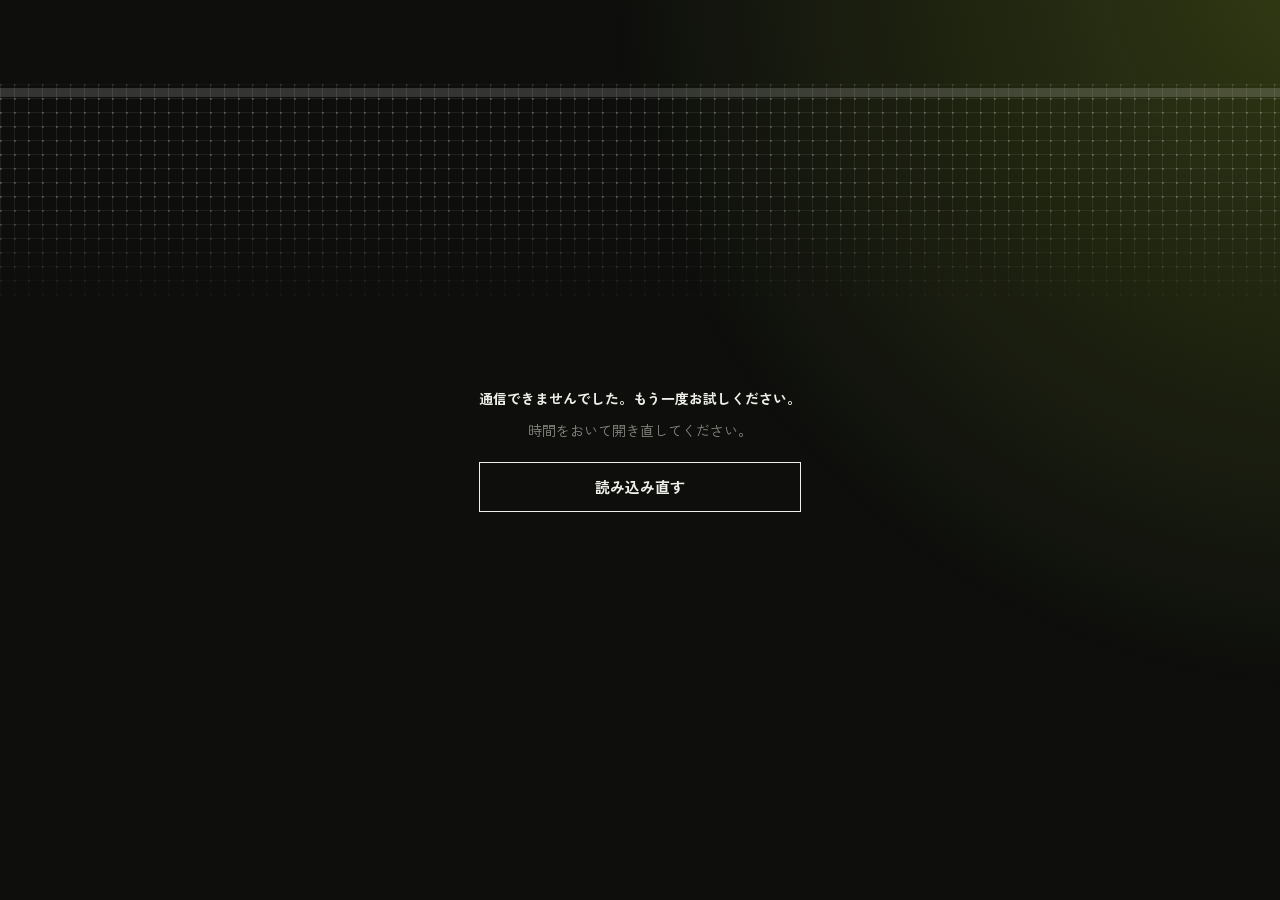
<file: docs/index.html>
<!DOCTYPE html>
<html lang="ja">
<head>
<meta charset="utf-8">
<meta name="viewport" content="width=device-width, initial-scale=1, viewport-fit=cover">
<title>Attendance.</title>
<link rel="icon" href="assets/favicon.png">
<link rel="apple-touch-icon" href="assets/apple-touch-icon.png">
<link rel="manifest" href="manifest.webmanifest">
<meta name="theme-color" content="#000000">
<link rel="preconnect" href="https://fonts.googleapis.com">
<link rel="stylesheet" href="https://fonts.googleapis.com/css2?family=Geist:wght@400;500;600;700&family=Geist+Mono:wght@400;500;600&family=Zen+Kaku+Gothic+New:wght@400;500;700;900&display=swap">
<link rel="stylesheet" href="assets/style.css">
</head>
<body>
<div class="bg-glow"></div>
<div class="bg-net"></div>
<div id="busy" class="busy" hidden></div>
<div id="app" class="app">
  <div class="splash">読み込み中…</div>
</div>
<div id="overlay"></div>
<div id="toast"></div>
<script src="config.js"></script>
<script src="assets/app.js"></script>
<script>if('serviceWorker' in navigator){window.addEventListener('load',function(){navigator.serviceWorker.register('sw.js').catch(function(){});});}</script>
</body>
</html>
</file>
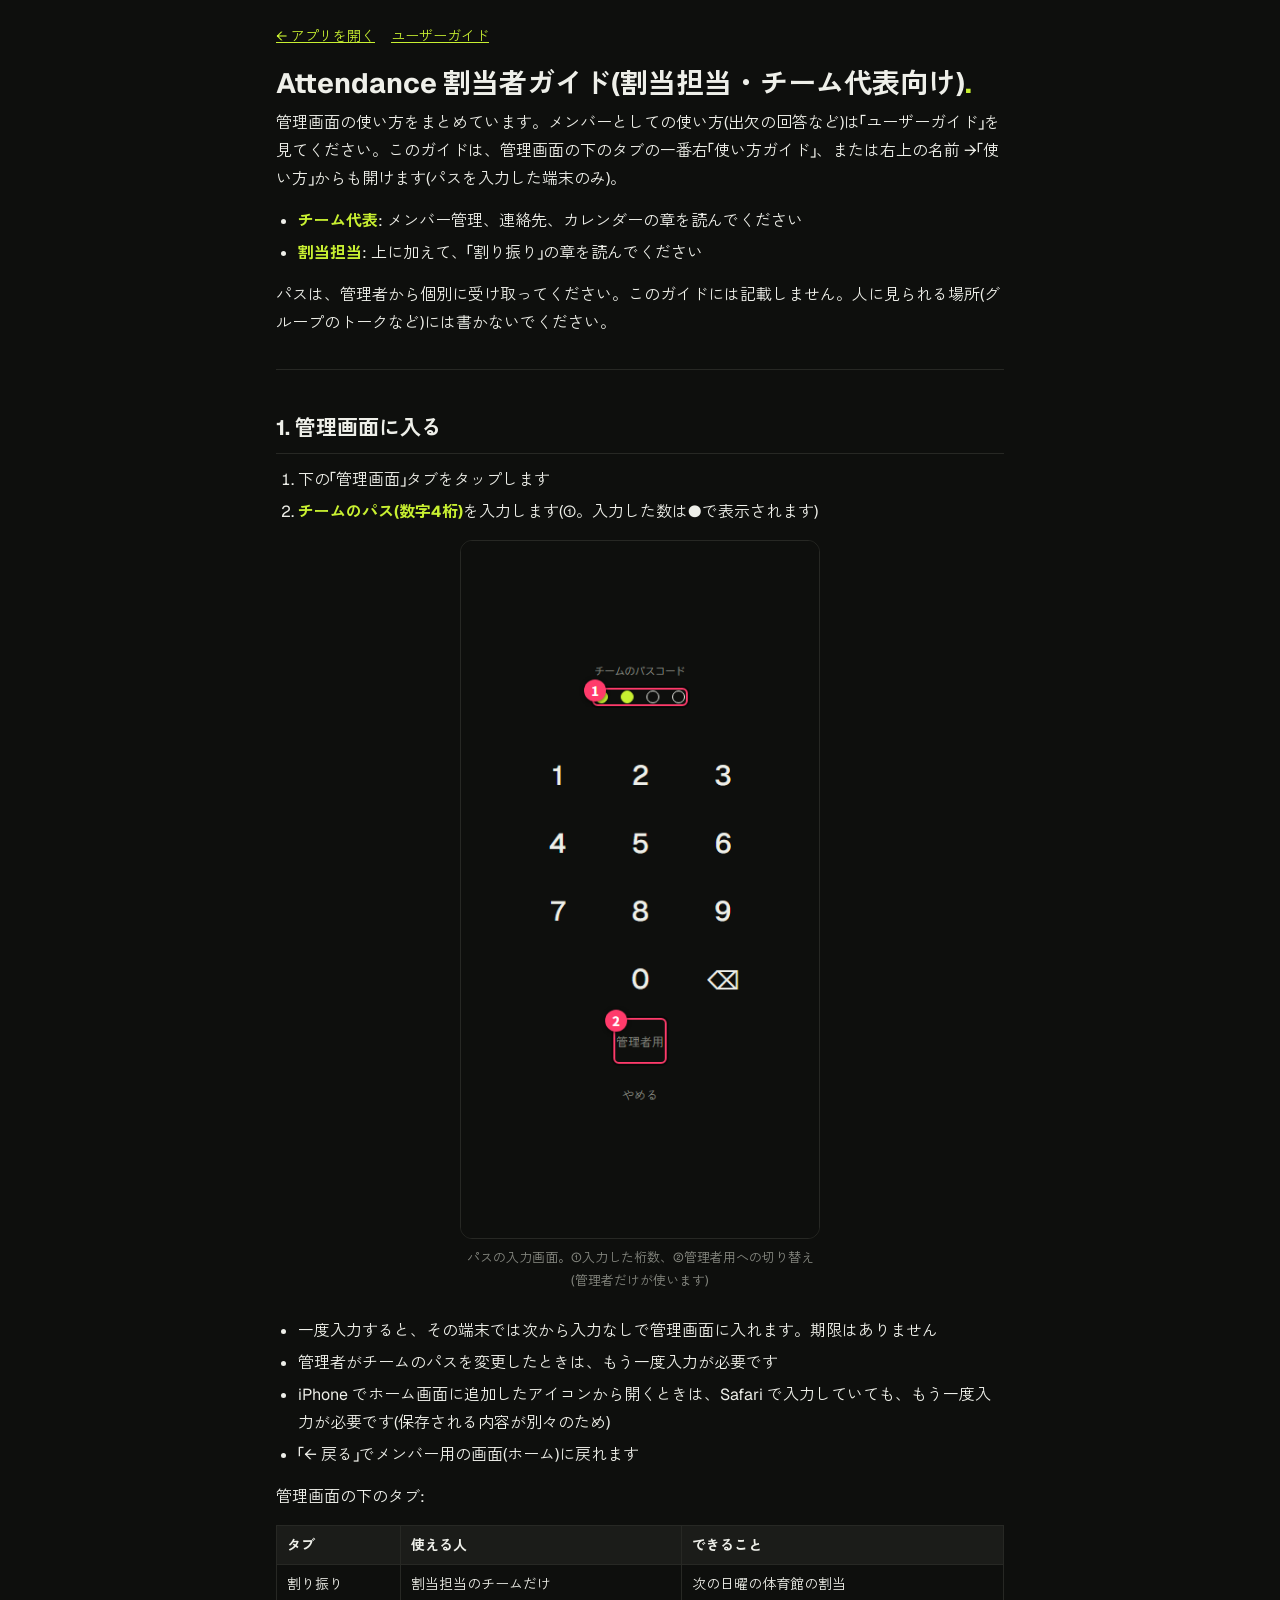
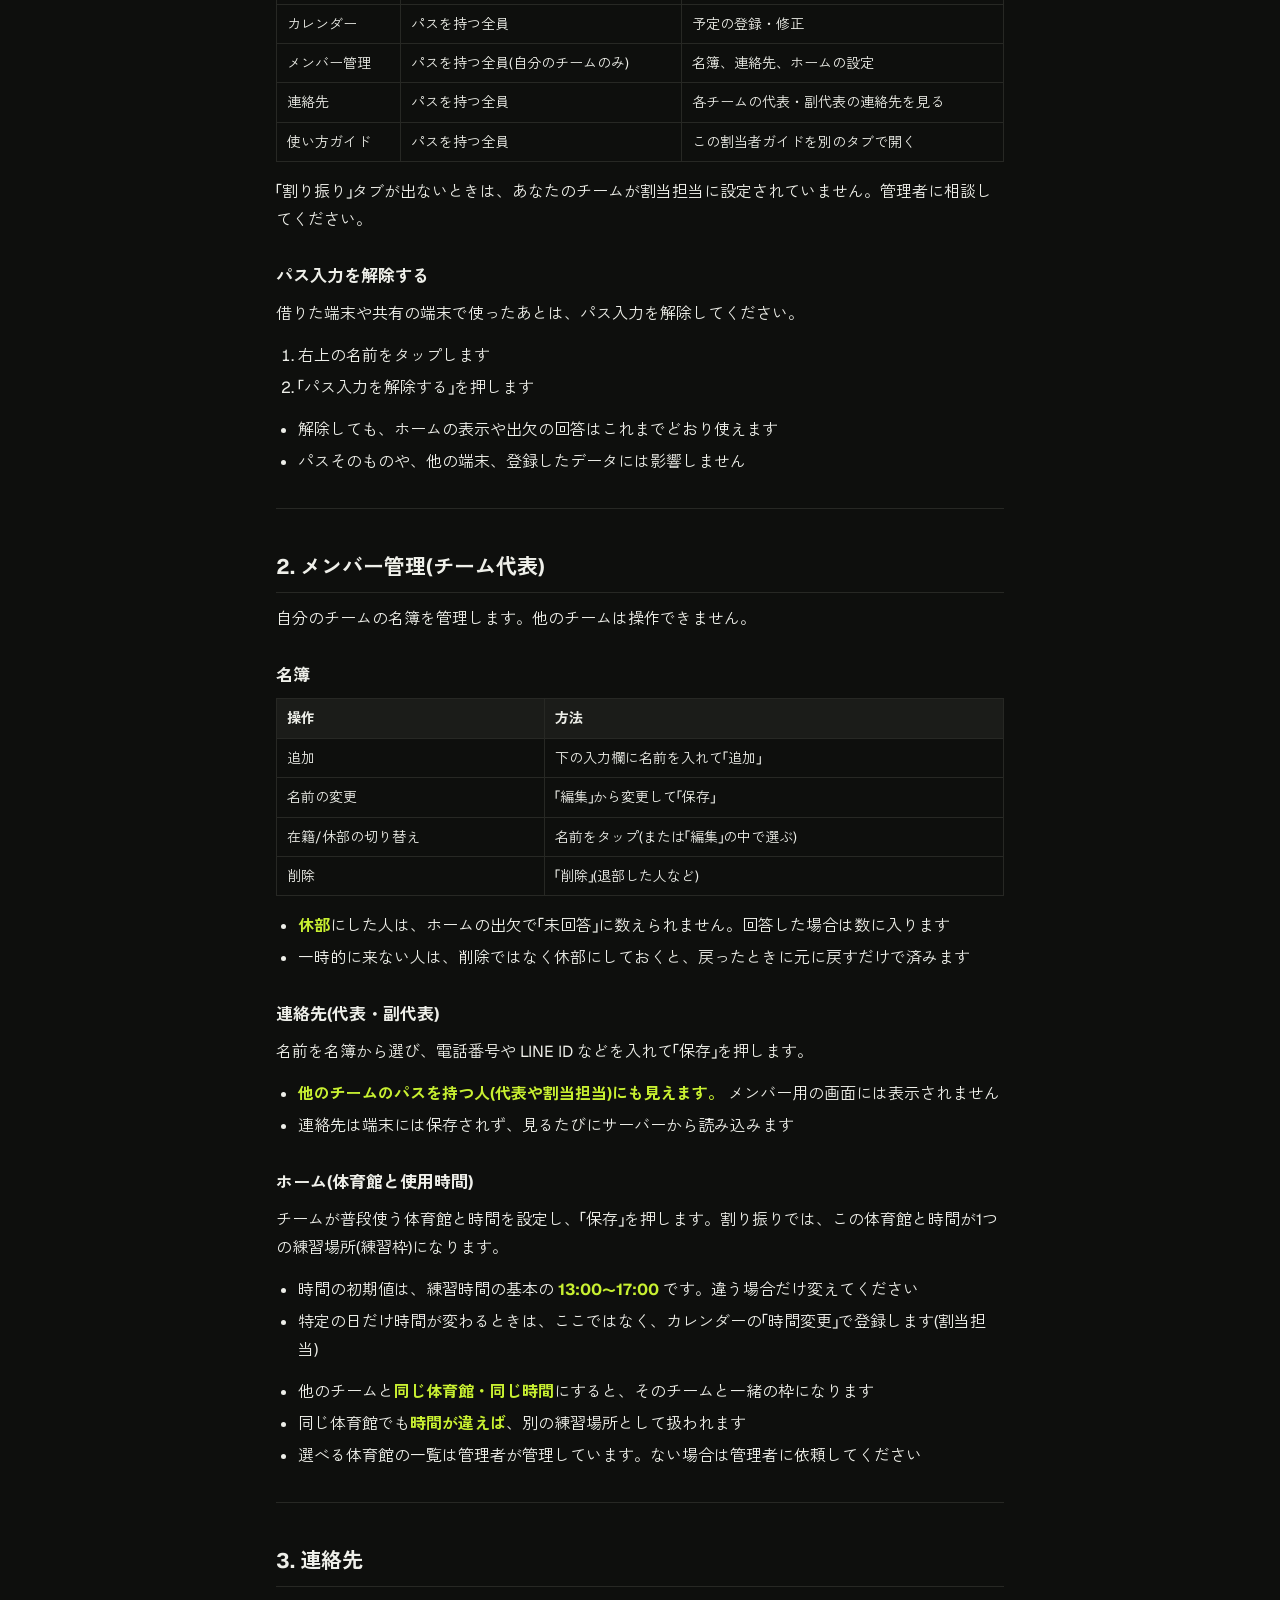
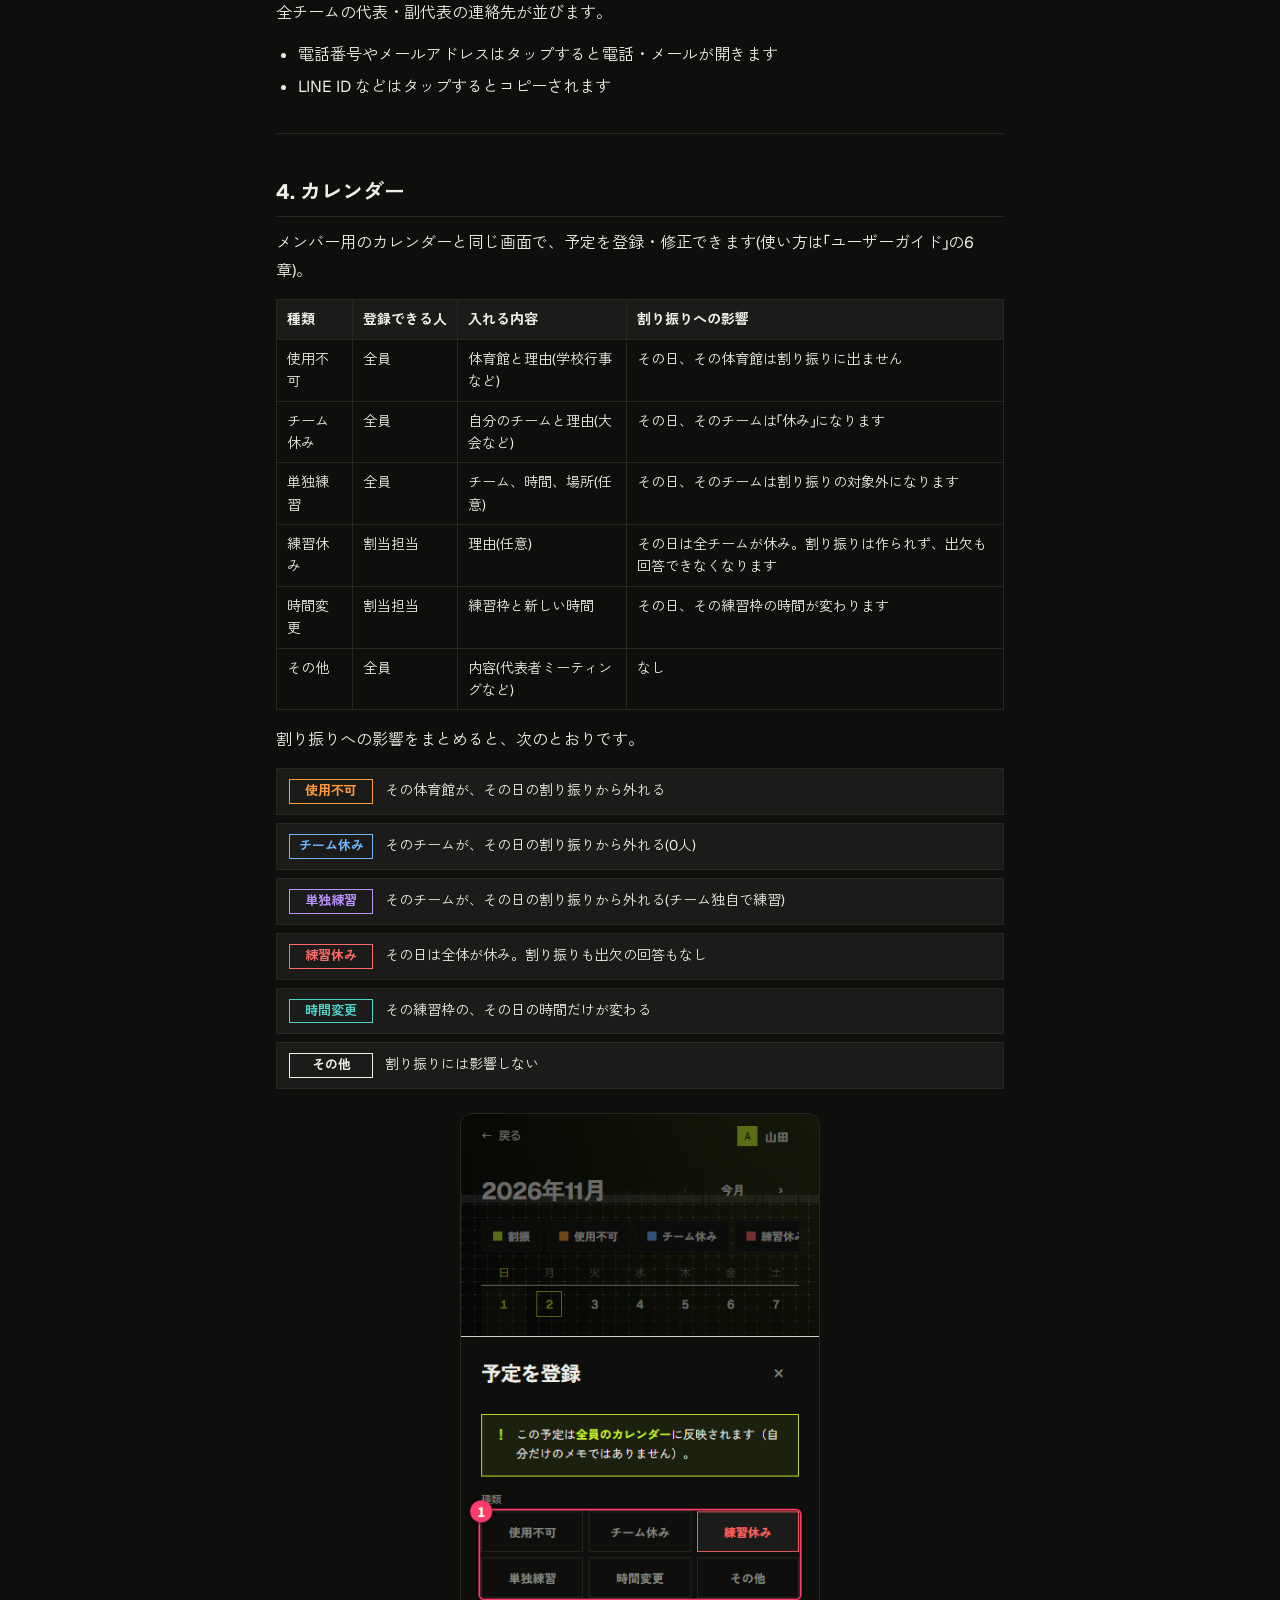
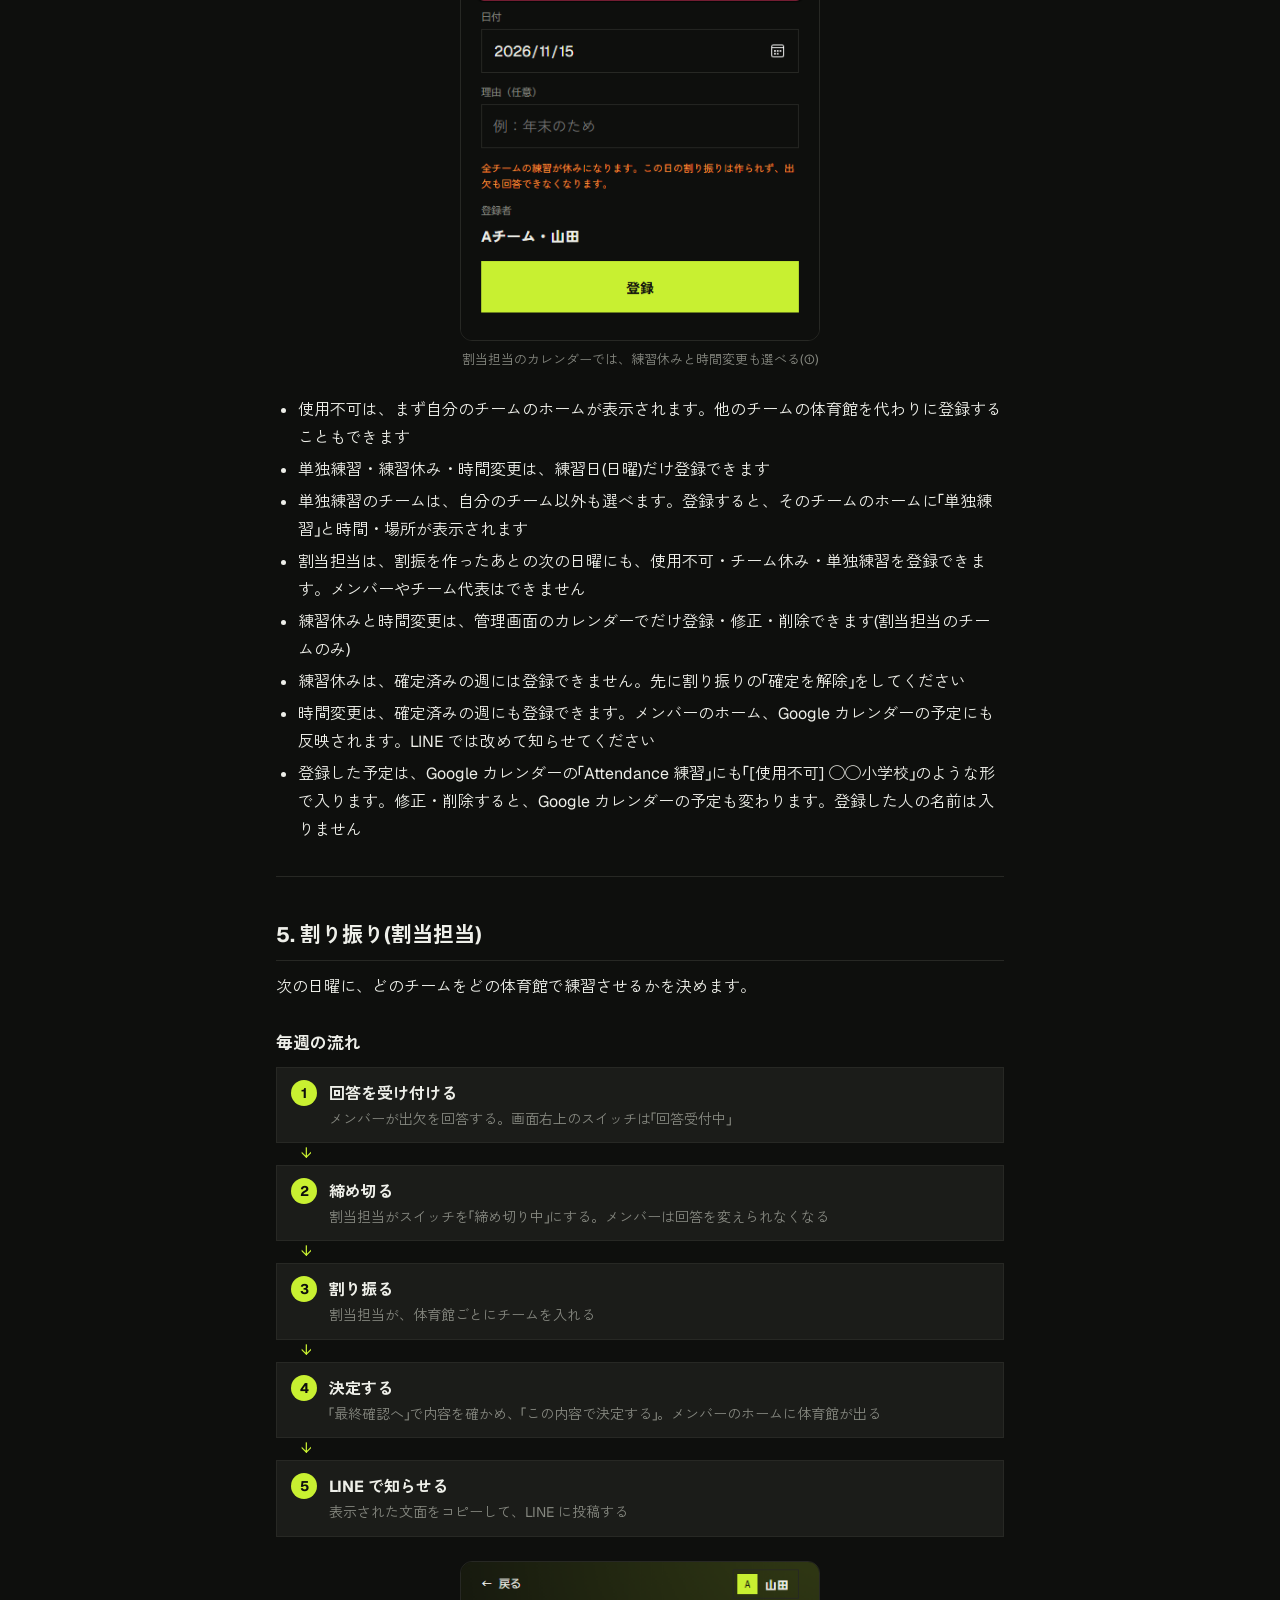
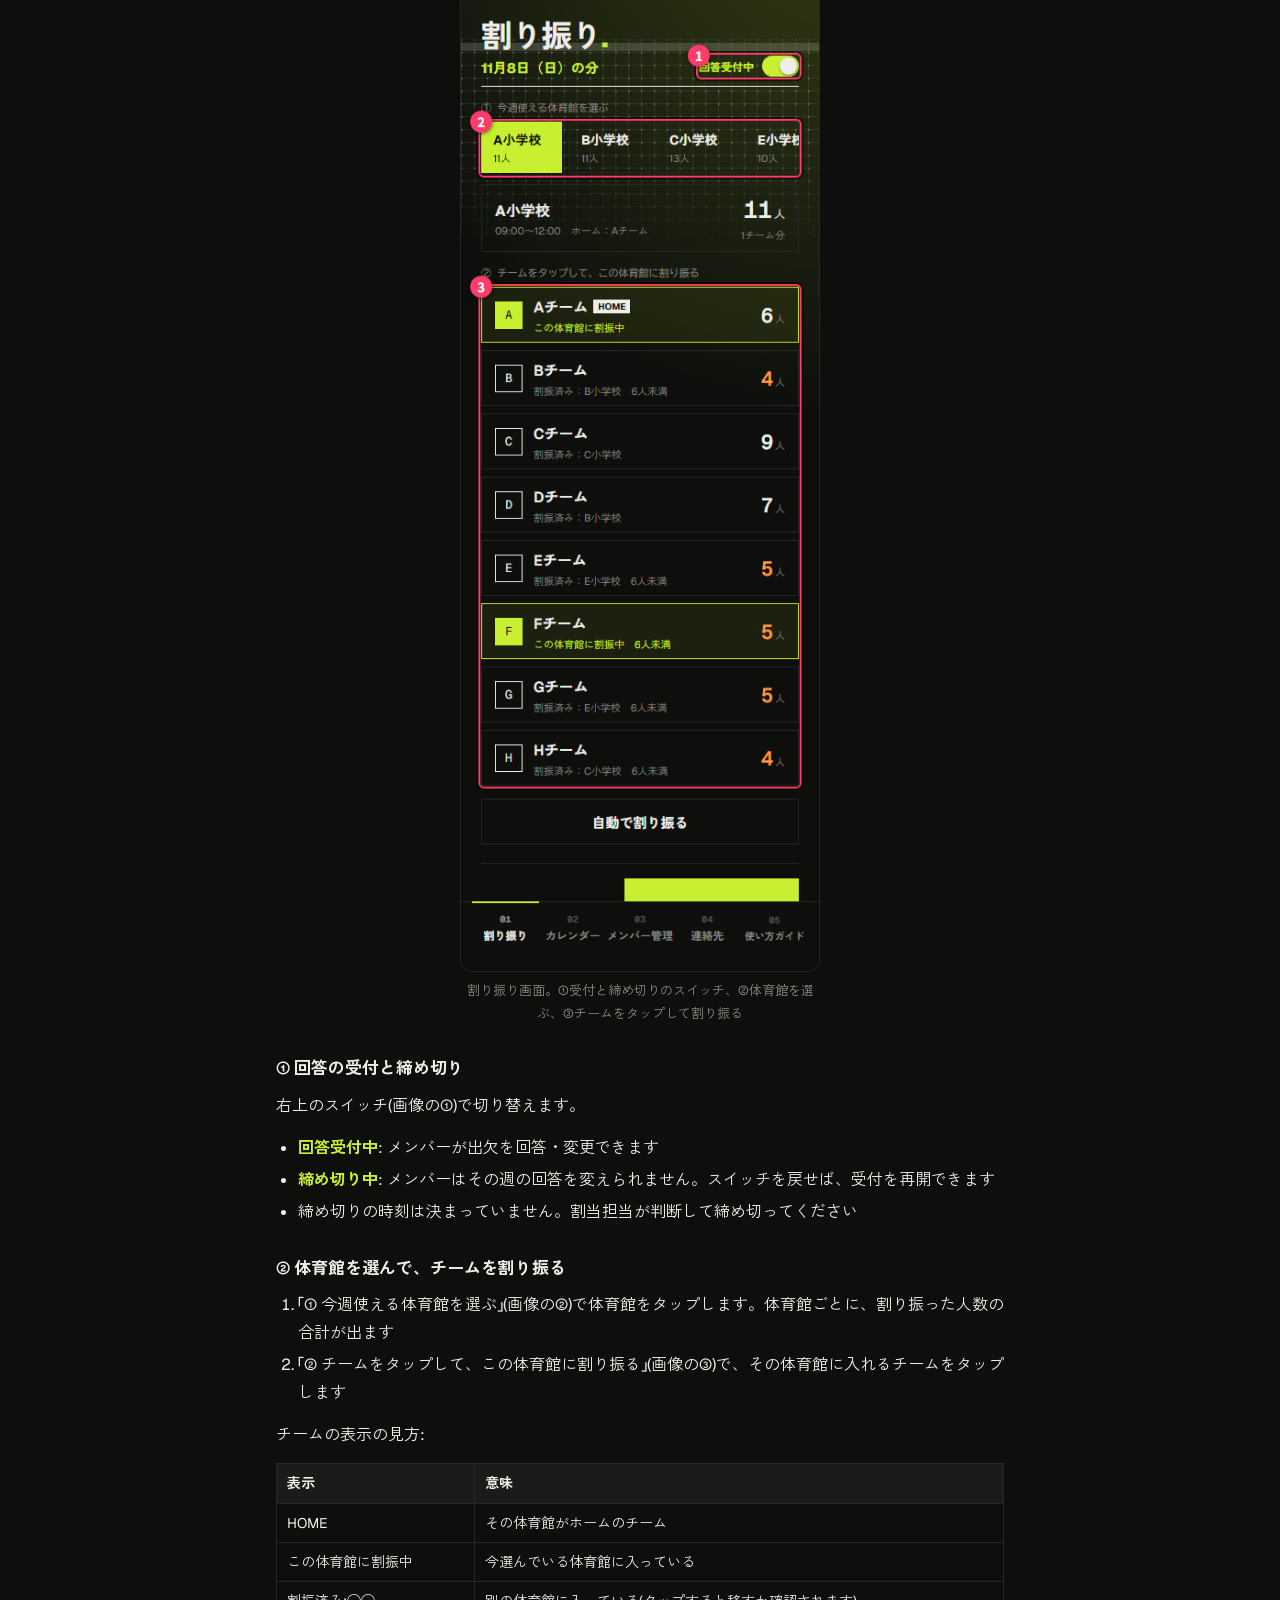
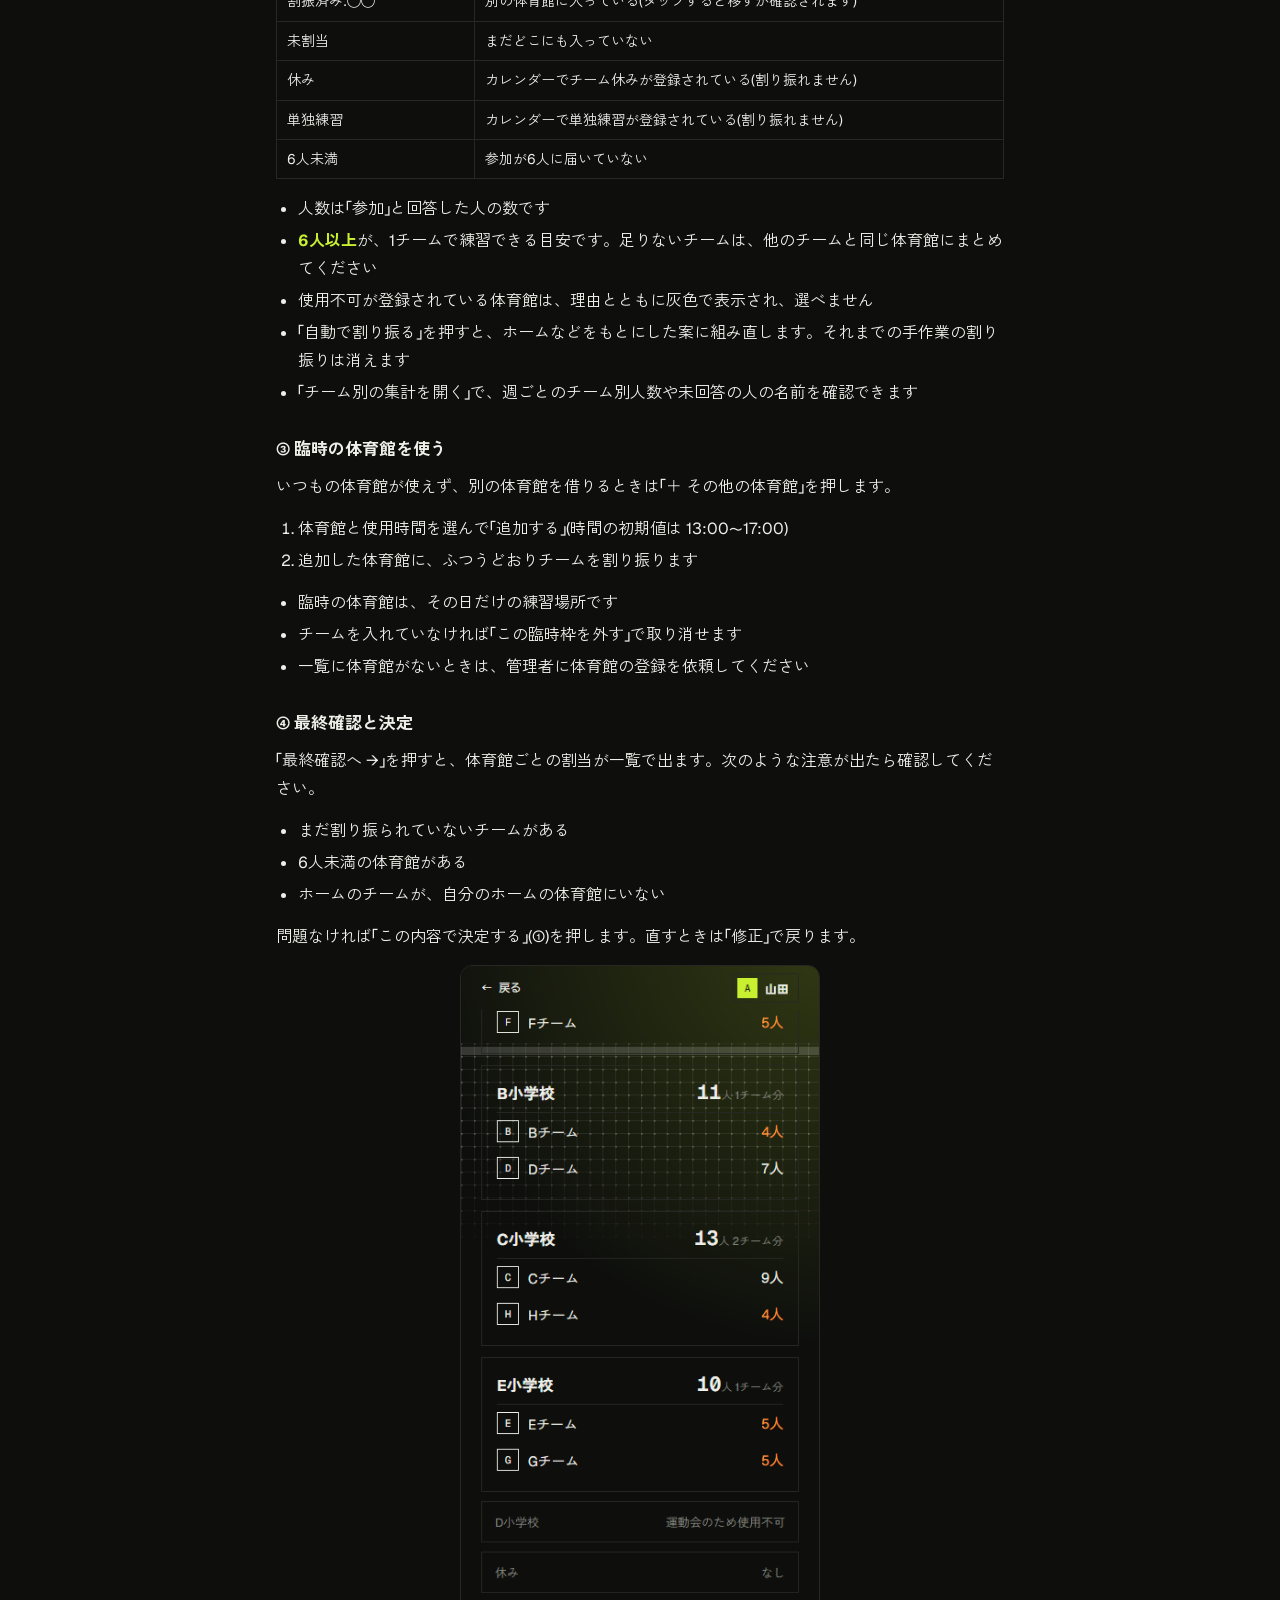
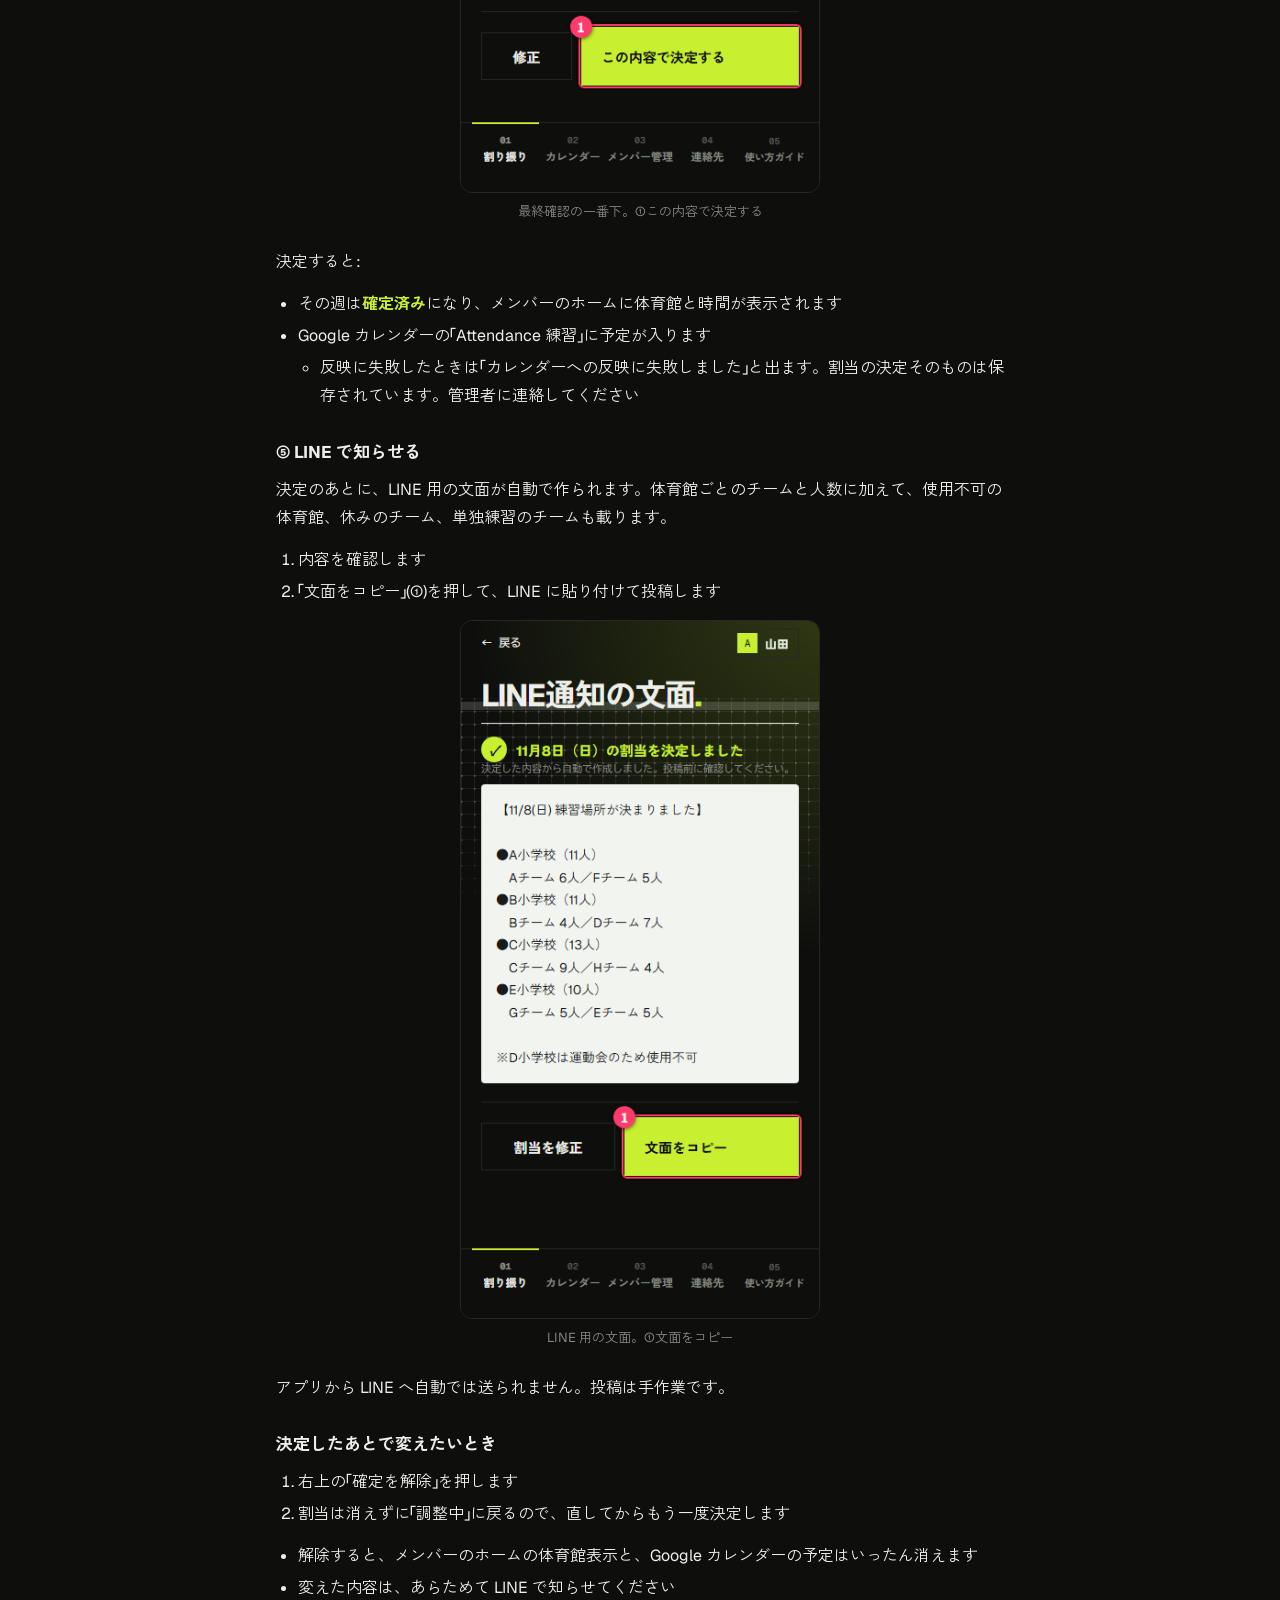
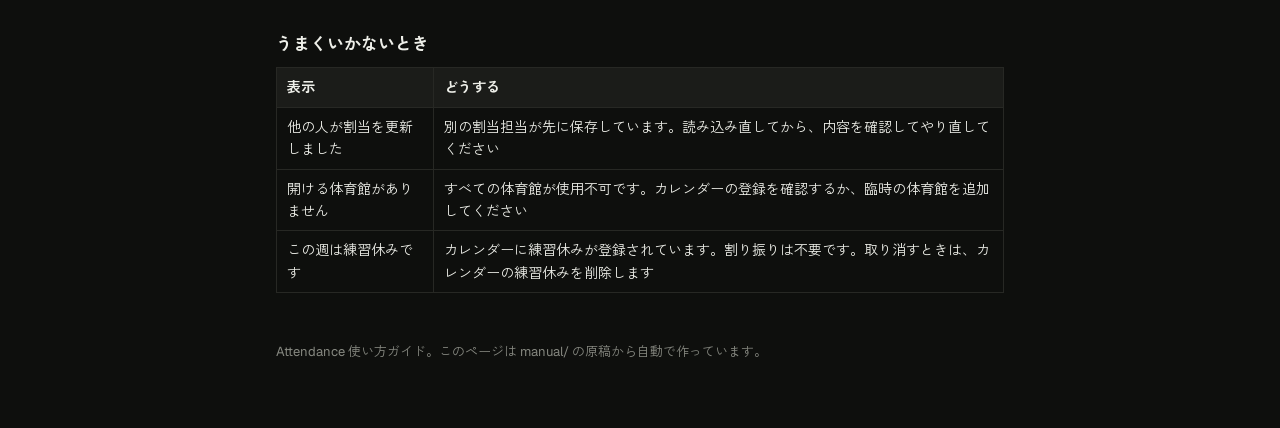
<file: docs/guide/allocator.html>
<!DOCTYPE html>
<html lang="ja">
<head>
<meta charset="utf-8">
<meta name="viewport" content="width=device-width, initial-scale=1, viewport-fit=cover">
<title>割当者ガイド | Attendance</title>
<link rel="icon" href="../assets/favicon.png">
<meta name="theme-color" content="#000000">
<link rel="preconnect" href="https://fonts.googleapis.com">
<link rel="stylesheet" href="https://fonts.googleapis.com/css2?family=Geist:wght@400;600&family=Zen+Kaku+Gothic+New:wght@400;700&display=swap">
<style>
:root{--bg:#0e0f0d;--sf:#1b1c19;--tx:#eeefe9;--mute:#868880;--rule:#272824;--acc:#c8f031;--warn:#ff9a3c;
  --sans:'Geist','Zen Kaku Gothic New',sans-serif}
*{box-sizing:border-box}
html{-webkit-text-size-adjust:100%}
body{margin:0;background:var(--bg);color:var(--tx);font-family:var(--sans);font-size:16px;line-height:1.75}
main{max-width:760px;margin:0 auto;padding:24px 16px 64px}
.top{display:flex;gap:16px;flex-wrap:wrap;font-size:14px;margin-bottom:8px}
a{color:var(--acc)}
h1{font-size:28px;line-height:1.3;margin:16px 0 8px}
h1 i{color:var(--acc);font-style:normal}
h2{font-size:21px;margin:40px 0 12px;padding-bottom:6px;border-bottom:1px solid var(--rule)}
h3{font-size:17px;margin:28px 0 8px}
h4{font-size:16px;margin:24px 0 8px;color:var(--acc)}
p,ul,ol{margin:0 0 14px}
ul,ol{padding-left:22px}
li{margin:4px 0}
li>ul,li>ol{margin:4px 0 0}
strong{color:var(--acc);font-weight:700}
code{font-family:'Geist Mono',monospace;background:var(--sf);padding:1px 6px;font-size:14px}
hr{border:0;border-top:1px solid var(--rule);margin:32px 0}
aside{background:var(--sf);border-left:3px solid var(--warn);padding:12px 16px;margin:0 0 16px}
aside p:last-child,aside ul:last-child{margin-bottom:0}
.table{overflow-x:auto;margin:0 0 16px}
table{border-collapse:collapse;width:100%;font-size:14px;line-height:1.6}
th,td{border:1px solid var(--rule);padding:8px 10px;text-align:left;vertical-align:top}
th{background:var(--sf);white-space:nowrap}
footer{margin-top:48px;color:var(--mute);font-size:13px}
figure{margin:8px auto 24px;max-width:360px}
figure img{display:block;width:100%;height:auto;border:1px solid var(--rule);border-radius:12px}
figcaption{margin-top:8px;color:var(--mute);font-size:13px;text-align:center}
.flow{list-style:none;padding:0;margin:8px 0 24px;counter-reset:none}
.flow li{position:relative;display:flex;gap:12px;align-items:flex-start;background:var(--sf);border:1px solid var(--rule);padding:12px 14px;margin:0 0 22px}
.flow li:not(:last-child)::after{content:'↓';position:absolute;left:24px;bottom:-21px;color:var(--acc);font-size:15px;line-height:20px}
.flow-no{flex:none;width:26px;height:26px;border-radius:50%;background:var(--acc);color:#0e0f0d;font-weight:700;font-size:14px;line-height:26px;text-align:center}
.flow b{display:block}
.flow li span:not(.flow-no){display:block;color:var(--mute);font-size:14px;line-height:1.6}
.types{display:flex;flex-direction:column;gap:8px;margin:8px 0 24px}
.type-row{display:flex;gap:12px;align-items:flex-start;background:var(--sf);border:1px solid var(--rule);padding:10px 12px;font-size:14px;line-height:1.6}
.type-tag{flex:none;min-width:84px;text-align:center;border:1px solid;padding:1px 8px;font-size:13px;font-weight:700}
.a2hs{list-style:none;padding:0;margin:8px 0 24px;display:grid;grid-template-columns:repeat(auto-fill,minmax(150px,1fr));gap:16px}
.a2hs li{margin:0;display:flex;flex-direction:column;gap:10px}
.a2hs-text{display:flex;gap:8px;align-items:flex-start;font-size:14px;line-height:1.6}
.a2hs-text b{display:block}
.a2hs-text span:not(.flow-no){display:block;color:var(--mute);font-size:13px}
.mock{position:relative;height:230px;border:2px solid #4a4c46;border-radius:18px;background:#f4f4f1;overflow:hidden;color:#222;font-size:11px;line-height:1.4}
.mock .m-page{position:absolute;inset:0;background:repeating-linear-gradient(#f4f4f1 0 18px,#e3e3de 18px 20px)}
.mock>*:not(.m-page){z-index:1}
.mock .m-page.dim::after{content:'';position:absolute;inset:0;background:rgba(0,0,0,.35)}
.mock .m-bar{position:absolute;left:0;right:0;display:flex;align-items:center;gap:6px;padding:8px;background:#fff;border-color:#ccc;border-style:solid;border-width:0}
.mock .m-top{top:0;border-bottom-width:1px}
.mock .m-bottom{bottom:0;border-top-width:1px}
.mock .m-url{flex:1;min-width:0;overflow:hidden;white-space:nowrap;text-overflow:ellipsis;background:#e9e9e6;border-radius:8px;padding:4px 6px;font-size:10px}
.mock .m-btn{flex:none;width:24px;height:24px;line-height:24px;text-align:center;font-size:15px;font-weight:700;border-radius:6px}
.mock .m-menu{position:absolute;background:#fff;border-radius:10px;box-shadow:0 4px 14px rgba(0,0,0,.25);padding:4px 0;min-width:110px}
.mock .m-menu.m-bottom{bottom:8px;right:8px;left:auto;border:0}
.mock .m-menu.m-right{top:40px;right:6px}
.mock .m-menu div,.mock .m-sheet div{padding:6px 10px;display:flex;justify-content:space-between;gap:6px}
.mock .m-sheet{position:absolute;left:0;right:0;bottom:0;background:#fff;border-radius:14px 14px 0 0;padding:8px 4px 14px}
.mock .m-icon{font-size:13px}
.mock .m-head{position:relative;display:flex;justify-content:space-between;align-items:center;gap:2px;padding:10px 6px;background:#fff;border-bottom:1px solid #ccc;font-size:9px;white-space:nowrap}
.mock .m-head b{font-size:9px}
.mock .m-head span{color:#0a66d8;padding:2px 3px}
.mock .m-app{display:flex;align-items:center;gap:8px;padding:12px 10px}
.mock .m-logo{width:30px;height:30px;border-radius:8px;background:#0e0f0d url(../assets/apple-touch-icon.png) center/cover}
.mock .m-dialog{position:absolute;left:10px;right:10px;top:60px;background:#fff;border-radius:12px;padding:12px}
.mock .m-dialog .m-app{padding:10px 0}
.mock .m-actions{display:flex;justify-content:flex-end;gap:14px;color:#0a66d8}
.mock .m-actions span{padding:2px 4px}
.mock .hit{outline:3px solid #7aa80c;outline-offset:1px;border-radius:6px;background:#eaf7c8;font-weight:700}
</style>
</head>
<body>
<main>
<nav class="top"><a href="../">← アプリを開く</a><a href="user.html">ユーザーガイド</a></nav>
<h1>Attendance 割当者ガイド(割当担当・チーム代表向け)<i>.</i></h1>
<p>管理画面の使い方をまとめています。メンバーとしての使い方(出欠の回答など)は「ユーザーガイド」を見てください。このガイドは、管理画面の下のタブの一番右「使い方ガイド」、または右上の名前 →「使い方」からも開けます(パスを入力した端末のみ)。</p>
<ul><li><strong>チーム代表</strong>: メンバー管理、連絡先、カレンダーの章を読んでください</li><li><strong>割当担当</strong>: 上に加えて、「割り振り」の章を読んでください</li></ul>
<p>パスは、管理者から個別に受け取ってください。このガイドには記載しません。人に見られる場所(グループのトークなど)には書かないでください。</p>
<hr>
<h2>1. 管理画面に入る</h2>
<ol><li>下の「管理画面」タブをタップします</li><li><strong>チームのパス(数字4桁)</strong>を入力します(①。入力した数は●で表示されます)</li></ol>
<figure><img src="img/alloc-01-pass.png" alt="パスの入力画面。①入力した桁数、②管理者用への切り替え(管理者だけが使います)" loading="lazy" width="390"><figcaption>パスの入力画面。①入力した桁数、②管理者用への切り替え(管理者だけが使います)</figcaption></figure>
<ul><li>一度入力すると、その端末では次から入力なしで管理画面に入れます。期限はありません</li><li>管理者がチームのパスを変更したときは、もう一度入力が必要です</li><li>iPhone でホーム画面に追加したアイコンから開くときは、Safari で入力していても、もう一度入力が必要です(保存される内容が別々のため)</li><li>「← 戻る」でメンバー用の画面(ホーム)に戻れます</li></ul>
<p>管理画面の下のタブ:</p>
<div class="table"><table><thead><tr><th>タブ</th><th>使える人</th><th>できること</th></tr></thead><tbody><tr><td>割り振り</td><td>割当担当のチームだけ</td><td>次の日曜の体育館の割当</td></tr><tr><td>カレンダー</td><td>パスを持つ全員</td><td>予定の登録・修正</td></tr><tr><td>メンバー管理</td><td>パスを持つ全員(自分のチームのみ)</td><td>名簿、連絡先、ホームの設定</td></tr><tr><td>連絡先</td><td>パスを持つ全員</td><td>各チームの代表・副代表の連絡先を見る</td></tr><tr><td>使い方ガイド</td><td>パスを持つ全員</td><td>この割当者ガイドを別のタブで開く</td></tr></tbody></table></div>
<p>「割り振り」タブが出ないときは、あなたのチームが割当担当に設定されていません。管理者に相談してください。</p>
<h3>パス入力を解除する</h3>
<p>借りた端末や共有の端末で使ったあとは、パス入力を解除してください。</p>
<ol><li>右上の名前をタップします</li><li>「パス入力を解除する」を押します</li></ol>
<ul><li>解除しても、ホームの表示や出欠の回答はこれまでどおり使えます</li><li>パスそのものや、他の端末、登録したデータには影響しません</li></ul>
<hr>
<h2>2. メンバー管理(チーム代表)</h2>
<p>自分のチームの名簿を管理します。他のチームは操作できません。</p>
<h3>名簿</h3>
<div class="table"><table><thead><tr><th>操作</th><th>方法</th></tr></thead><tbody><tr><td>追加</td><td>下の入力欄に名前を入れて「追加」</td></tr><tr><td>名前の変更</td><td>「編集」から変更して「保存」</td></tr><tr><td>在籍/休部の切り替え</td><td>名前をタップ(または「編集」の中で選ぶ)</td></tr><tr><td>削除</td><td>「削除」(退部した人など)</td></tr></tbody></table></div>
<ul><li><strong>休部</strong>にした人は、ホームの出欠で「未回答」に数えられません。回答した場合は数に入ります</li><li>一時的に来ない人は、削除ではなく休部にしておくと、戻ったときに元に戻すだけで済みます</li></ul>
<h3>連絡先(代表・副代表)</h3>
<p>名前を名簿から選び、電話番号や LINE ID などを入れて「保存」を押します。</p>
<ul><li><strong>他のチームのパスを持つ人(代表や割当担当)にも見えます。</strong> メンバー用の画面には表示されません</li><li>連絡先は端末には保存されず、見るたびにサーバーから読み込みます</li></ul>
<h3>ホーム(体育館と使用時間)</h3>
<p>チームが普段使う体育館と時間を設定し、「保存」を押します。割り振りでは、この体育館と時間が1つの練習場所(練習枠)になります。</p>
<ul><li>時間の初期値は、練習時間の基本の <strong>13:00〜17:00</strong> です。違う場合だけ変えてください</li><li>特定の日だけ時間が変わるときは、ここではなく、カレンダーの「時間変更」で登録します(割当担当)</li></ul>
<ul><li>他のチームと<strong>同じ体育館・同じ時間</strong>にすると、そのチームと一緒の枠になります</li><li>同じ体育館でも<strong>時間が違えば</strong>、別の練習場所として扱われます</li><li>選べる体育館の一覧は管理者が管理しています。ない場合は管理者に依頼してください</li></ul>
<hr>
<h2>3. 連絡先</h2>
<p>全チームの代表・副代表の連絡先が並びます。</p>
<ul><li>電話番号やメールアドレスはタップすると電話・メールが開きます</li><li>LINE ID などはタップするとコピーされます</li></ul>
<hr>
<h2>4. カレンダー</h2>
<p>メンバー用のカレンダーと同じ画面で、予定を登録・修正できます(使い方は「ユーザーガイド」の6章)。</p>
<div class="table"><table><thead><tr><th>種類</th><th>登録できる人</th><th>入れる内容</th><th>割り振りへの影響</th></tr></thead><tbody><tr><td>使用不可</td><td>全員</td><td>体育館と理由(学校行事など)</td><td>その日、その体育館は割り振りに出ません</td></tr><tr><td>チーム休み</td><td>全員</td><td>自分のチームと理由(大会など)</td><td>その日、そのチームは「休み」になります</td></tr><tr><td>単独練習</td><td>全員</td><td>チーム、時間、場所(任意)</td><td>その日、そのチームは割り振りの対象外になります</td></tr><tr><td>練習休み</td><td>割当担当</td><td>理由(任意)</td><td>その日は全チームが休み。割り振りは作られず、出欠も回答できなくなります</td></tr><tr><td>時間変更</td><td>割当担当</td><td>練習枠と新しい時間</td><td>その日、その練習枠の時間が変わります</td></tr><tr><td>その他</td><td>全員</td><td>内容(代表者ミーティングなど)</td><td>なし</td></tr></tbody></table></div>
<p>割り振りへの影響をまとめると、次のとおりです。</p>
<div class="types"><div class="type-row"><span class="type-tag" style="color:#ff9a3c;border-color:#ff9a3c">使用不可</span><span>その体育館が、その日の割り振りから外れる</span></div><div class="type-row"><span class="type-tag" style="color:#6cb4ff;border-color:#6cb4ff">チーム休み</span><span>そのチームが、その日の割り振りから外れる(0人)</span></div><div class="type-row"><span class="type-tag" style="color:#b993ff;border-color:#b993ff">単独練習</span><span>そのチームが、その日の割り振りから外れる(チーム独自で練習)</span></div><div class="type-row"><span class="type-tag" style="color:#ff6b6b;border-color:#ff6b6b">練習休み</span><span>その日は全体が休み。割り振りも出欠の回答もなし</span></div><div class="type-row"><span class="type-tag" style="color:#4fd1c5;border-color:#4fd1c5">時間変更</span><span>その練習枠の、その日の時間だけが変わる</span></div><div class="type-row"><span class="type-tag" style="color:#eeefe9;border-color:#eeefe9">その他</span><span>割り振りには影響しない</span></div></div>
<figure><img src="img/alloc-05-event.png" alt="割当担当のカレンダーでは、練習休みと時間変更も選べる(①)" loading="lazy" width="390"><figcaption>割当担当のカレンダーでは、練習休みと時間変更も選べる(①)</figcaption></figure>
<ul><li>使用不可は、まず自分のチームのホームが表示されます。他のチームの体育館を代わりに登録することもできます</li><li>単独練習・練習休み・時間変更は、練習日(日曜)だけ登録できます</li><li>単独練習のチームは、自分のチーム以外も選べます。登録すると、そのチームのホームに「単独練習」と時間・場所が表示されます</li><li>割当担当は、割振を作ったあとの次の日曜にも、使用不可・チーム休み・単独練習を登録できます。メンバーやチーム代表はできません</li><li>練習休みと時間変更は、管理画面のカレンダーでだけ登録・修正・削除できます(割当担当のチームのみ)</li><li>練習休みは、確定済みの週には登録できません。先に割り振りの「確定を解除」をしてください</li><li>時間変更は、確定済みの週にも登録できます。メンバーのホーム、Google カレンダーの予定にも反映されます。LINE では改めて知らせてください</li><li>登録した予定は、Google カレンダーの「Attendance 練習」にも「[使用不可] ◯◯小学校」のような形で入ります。修正・削除すると、Google カレンダーの予定も変わります。登録した人の名前は入りません</li></ul>
<hr>
<h2>5. 割り振り(割当担当)</h2>
<p>次の日曜に、どのチームをどの体育館で練習させるかを決めます。</p>
<h3>毎週の流れ</h3>
<ol class="flow"><li><span class="flow-no">1</span><div><b>回答を受け付ける</b><span>メンバーが出欠を回答する。画面右上のスイッチは「回答受付中」</span></div></li><li><span class="flow-no">2</span><div><b>締め切る</b><span>割当担当がスイッチを「締め切り中」にする。メンバーは回答を変えられなくなる</span></div></li><li><span class="flow-no">3</span><div><b>割り振る</b><span>割当担当が、体育館ごとにチームを入れる</span></div></li><li><span class="flow-no">4</span><div><b>決定する</b><span>「最終確認へ」で内容を確かめ、「この内容で決定する」。メンバーのホームに体育館が出る</span></div></li><li><span class="flow-no">5</span><div><b>LINE で知らせる</b><span>表示された文面をコピーして、LINE に投稿する</span></div></li></ol>
<figure><img src="img/alloc-02-pick.png" alt="割り振り画面。①受付と締め切りのスイッチ、②体育館を選ぶ、③チームをタップして割り振る" loading="lazy" width="390"><figcaption>割り振り画面。①受付と締め切りのスイッチ、②体育館を選ぶ、③チームをタップして割り振る</figcaption></figure>
<h3>① 回答の受付と締め切り</h3>
<p>右上のスイッチ(画像の①)で切り替えます。</p>
<ul><li><strong>回答受付中</strong>: メンバーが出欠を回答・変更できます</li><li><strong>締め切り中</strong>: メンバーはその週の回答を変えられません。スイッチを戻せば、受付を再開できます</li><li>締め切りの時刻は決まっていません。割当担当が判断して締め切ってください</li></ul>
<h3>② 体育館を選んで、チームを割り振る</h3>
<ol><li>「① 今週使える体育館を選ぶ」(画像の②)で体育館をタップします。体育館ごとに、割り振った人数の合計が出ます</li><li>「② チームをタップして、この体育館に割り振る」(画像の③)で、その体育館に入れるチームをタップします</li></ol>
<p>チームの表示の見方:</p>
<div class="table"><table><thead><tr><th>表示</th><th>意味</th></tr></thead><tbody><tr><td>HOME</td><td>その体育館がホームのチーム</td></tr><tr><td>この体育館に割振中</td><td>今選んでいる体育館に入っている</td></tr><tr><td>割振済み:◯◯</td><td>別の体育館に入っている(タップすると移すか確認されます)</td></tr><tr><td>未割当</td><td>まだどこにも入っていない</td></tr><tr><td>休み</td><td>カレンダーでチーム休みが登録されている(割り振れません)</td></tr><tr><td>単独練習</td><td>カレンダーで単独練習が登録されている(割り振れません)</td></tr><tr><td>6人未満</td><td>参加が6人に届いていない</td></tr></tbody></table></div>
<ul><li>人数は「参加」と回答した人の数です</li><li><strong>6人以上</strong>が、1チームで練習できる目安です。足りないチームは、他のチームと同じ体育館にまとめてください</li><li>使用不可が登録されている体育館は、理由とともに灰色で表示され、選べません</li><li>「自動で割り振る」を押すと、ホームなどをもとにした案に組み直します。それまでの手作業の割り振りは消えます</li><li>「チーム別の集計を開く」で、週ごとのチーム別人数や未回答の人の名前を確認できます</li></ul>
<h3>③ 臨時の体育館を使う</h3>
<p>いつもの体育館が使えず、別の体育館を借りるときは「＋ その他の体育館」を押します。</p>
<ol><li>体育館と使用時間を選んで「追加する」(時間の初期値は 13:00〜17:00)</li><li>追加した体育館に、ふつうどおりチームを割り振ります</li></ol>
<ul><li>臨時の体育館は、その日だけの練習場所です</li><li>チームを入れていなければ「この臨時枠を外す」で取り消せます</li><li>一覧に体育館がないときは、管理者に体育館の登録を依頼してください</li></ul>
<h3>④ 最終確認と決定</h3>
<p>「最終確認へ →」を押すと、体育館ごとの割当が一覧で出ます。次のような注意が出たら確認してください。</p>
<ul><li>まだ割り振られていないチームがある</li><li>6人未満の体育館がある</li><li>ホームのチームが、自分のホームの体育館にいない</li></ul>
<p>問題なければ「この内容で決定する」(①)を押します。直すときは「修正」で戻ります。</p>
<figure><img src="img/alloc-03-confirm.png" alt="最終確認の一番下。①この内容で決定する" loading="lazy" width="390"><figcaption>最終確認の一番下。①この内容で決定する</figcaption></figure>
<p>決定すると:</p>
<ul><li>その週は<strong>確定済み</strong>になり、メンバーのホームに体育館と時間が表示されます</li><li>Google カレンダーの「Attendance 練習」に予定が入ります<ul><li>反映に失敗したときは「カレンダーへの反映に失敗しました」と出ます。割当の決定そのものは保存されています。管理者に連絡してください</li></ul></li></ul>
<h3>⑤ LINE で知らせる</h3>
<p>決定のあとに、LINE 用の文面が自動で作られます。体育館ごとのチームと人数に加えて、使用不可の体育館、休みのチーム、単独練習のチームも載ります。</p>
<ol><li>内容を確認します</li><li>「文面をコピー」(①)を押して、LINE に貼り付けて投稿します</li></ol>
<figure><img src="img/alloc-04-line.png" alt="LINE 用の文面。①文面をコピー" loading="lazy" width="390"><figcaption>LINE 用の文面。①文面をコピー</figcaption></figure>
<p>アプリから LINE へ自動では送られません。投稿は手作業です。</p>
<h3>決定したあとで変えたいとき</h3>
<ol><li>右上の「確定を解除」を押します</li><li>割当は消えずに「調整中」に戻るので、直してからもう一度決定します</li></ol>
<ul><li>解除すると、メンバーのホームの体育館表示と、Google カレンダーの予定はいったん消えます</li><li>変えた内容は、あらためて LINE で知らせてください</li></ul>
<h3>うまくいかないとき</h3>
<div class="table"><table><thead><tr><th>表示</th><th>どうする</th></tr></thead><tbody><tr><td>他の人が割当を更新しました</td><td>別の割当担当が先に保存しています。読み込み直してから、内容を確認してやり直してください</td></tr><tr><td>開ける体育館がありません</td><td>すべての体育館が使用不可です。カレンダーの登録を確認するか、臨時の体育館を追加してください</td></tr><tr><td>この週は練習休みです</td><td>カレンダーに練習休みが登録されています。割り振りは不要です。取り消すときは、カレンダーの練習休みを削除します</td></tr></tbody></table></div>
<footer>Attendance 使い方ガイド。このページは manual/ の原稿から自動で作っています。</footer>
</main>
</body>
</html>
</file>
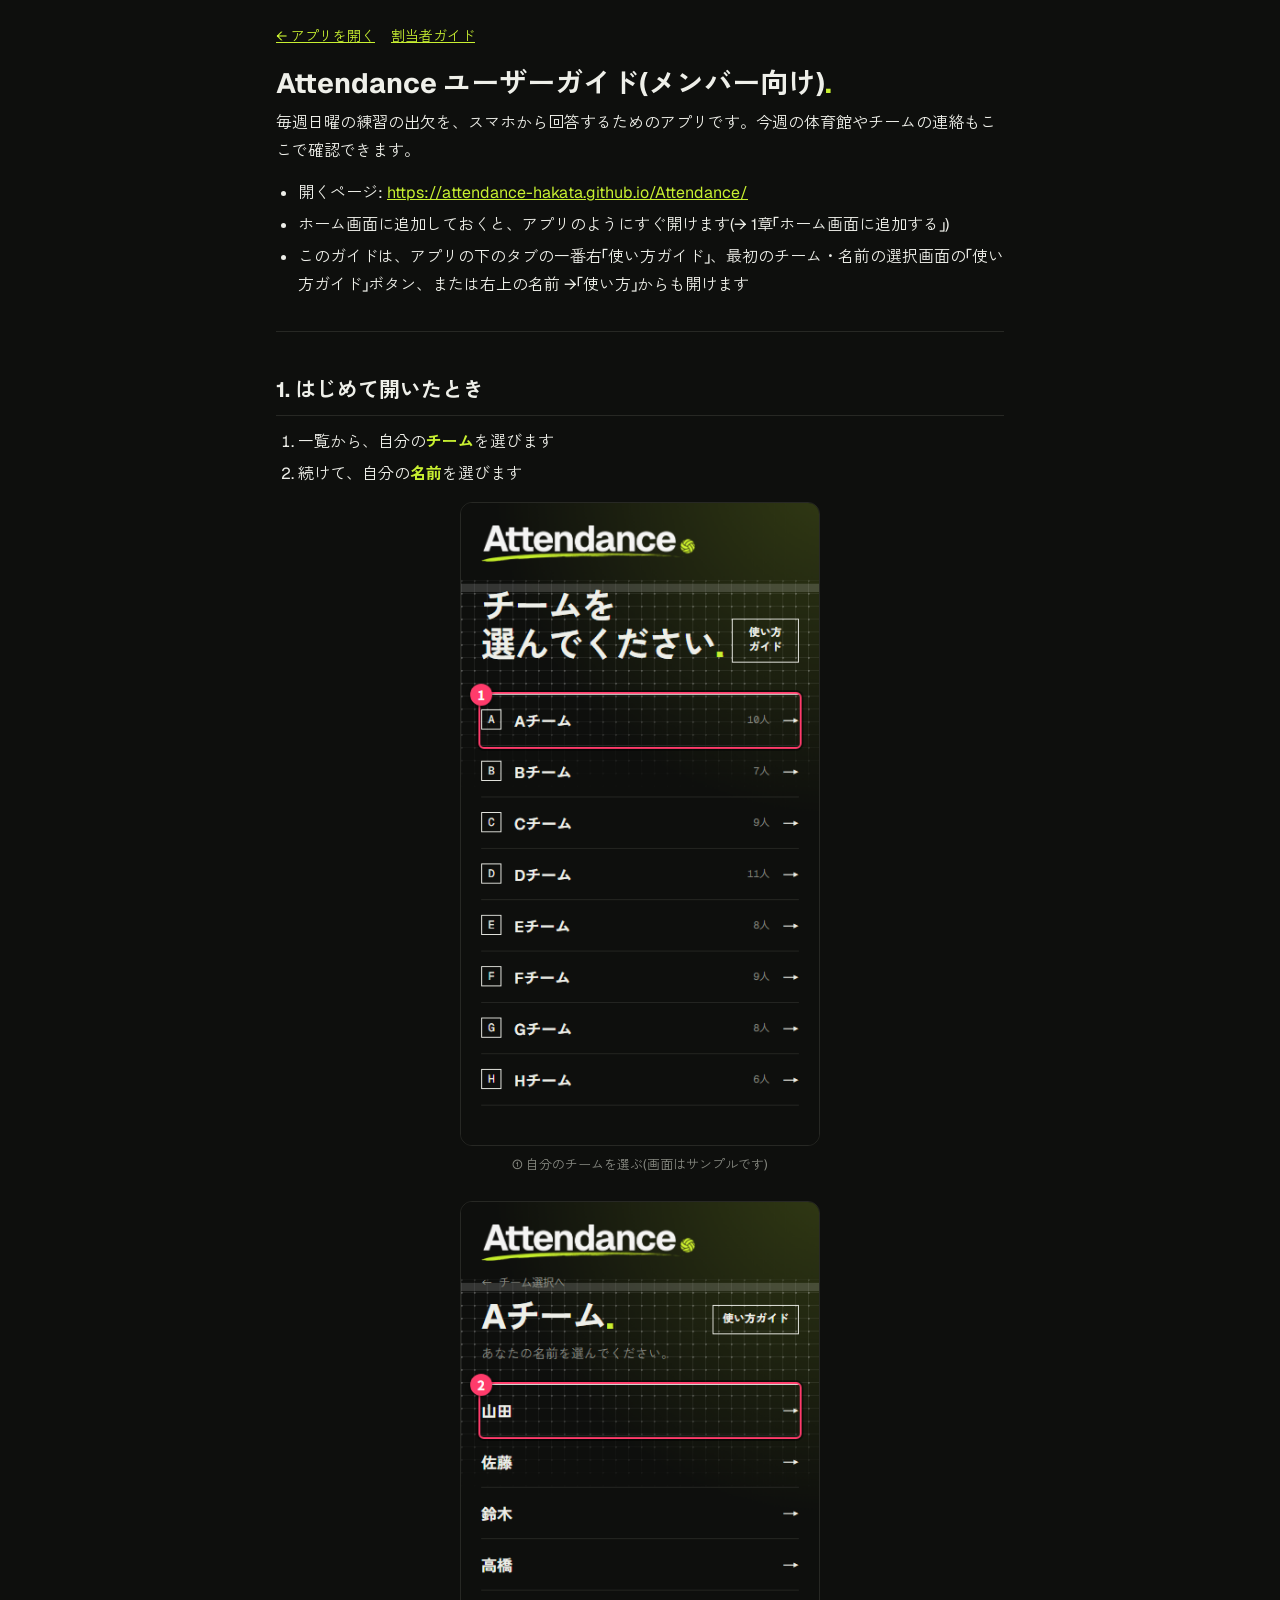
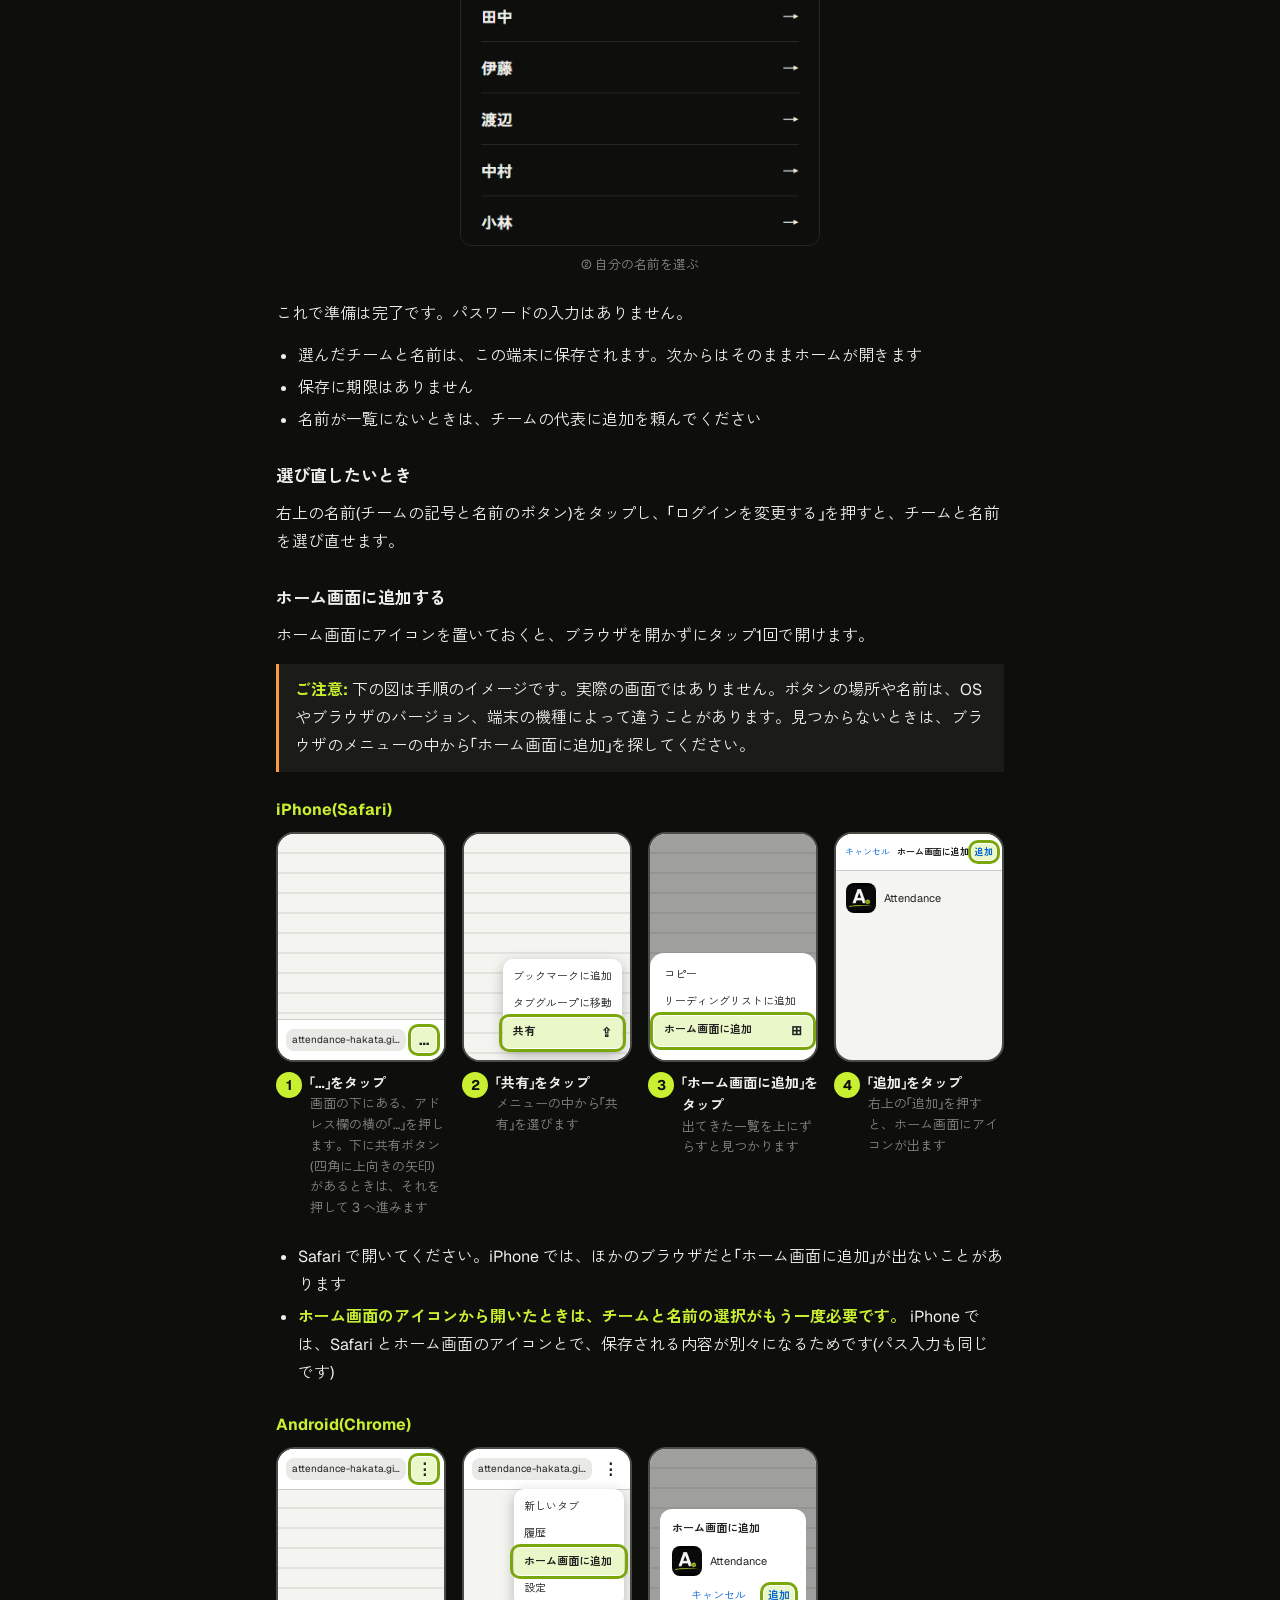
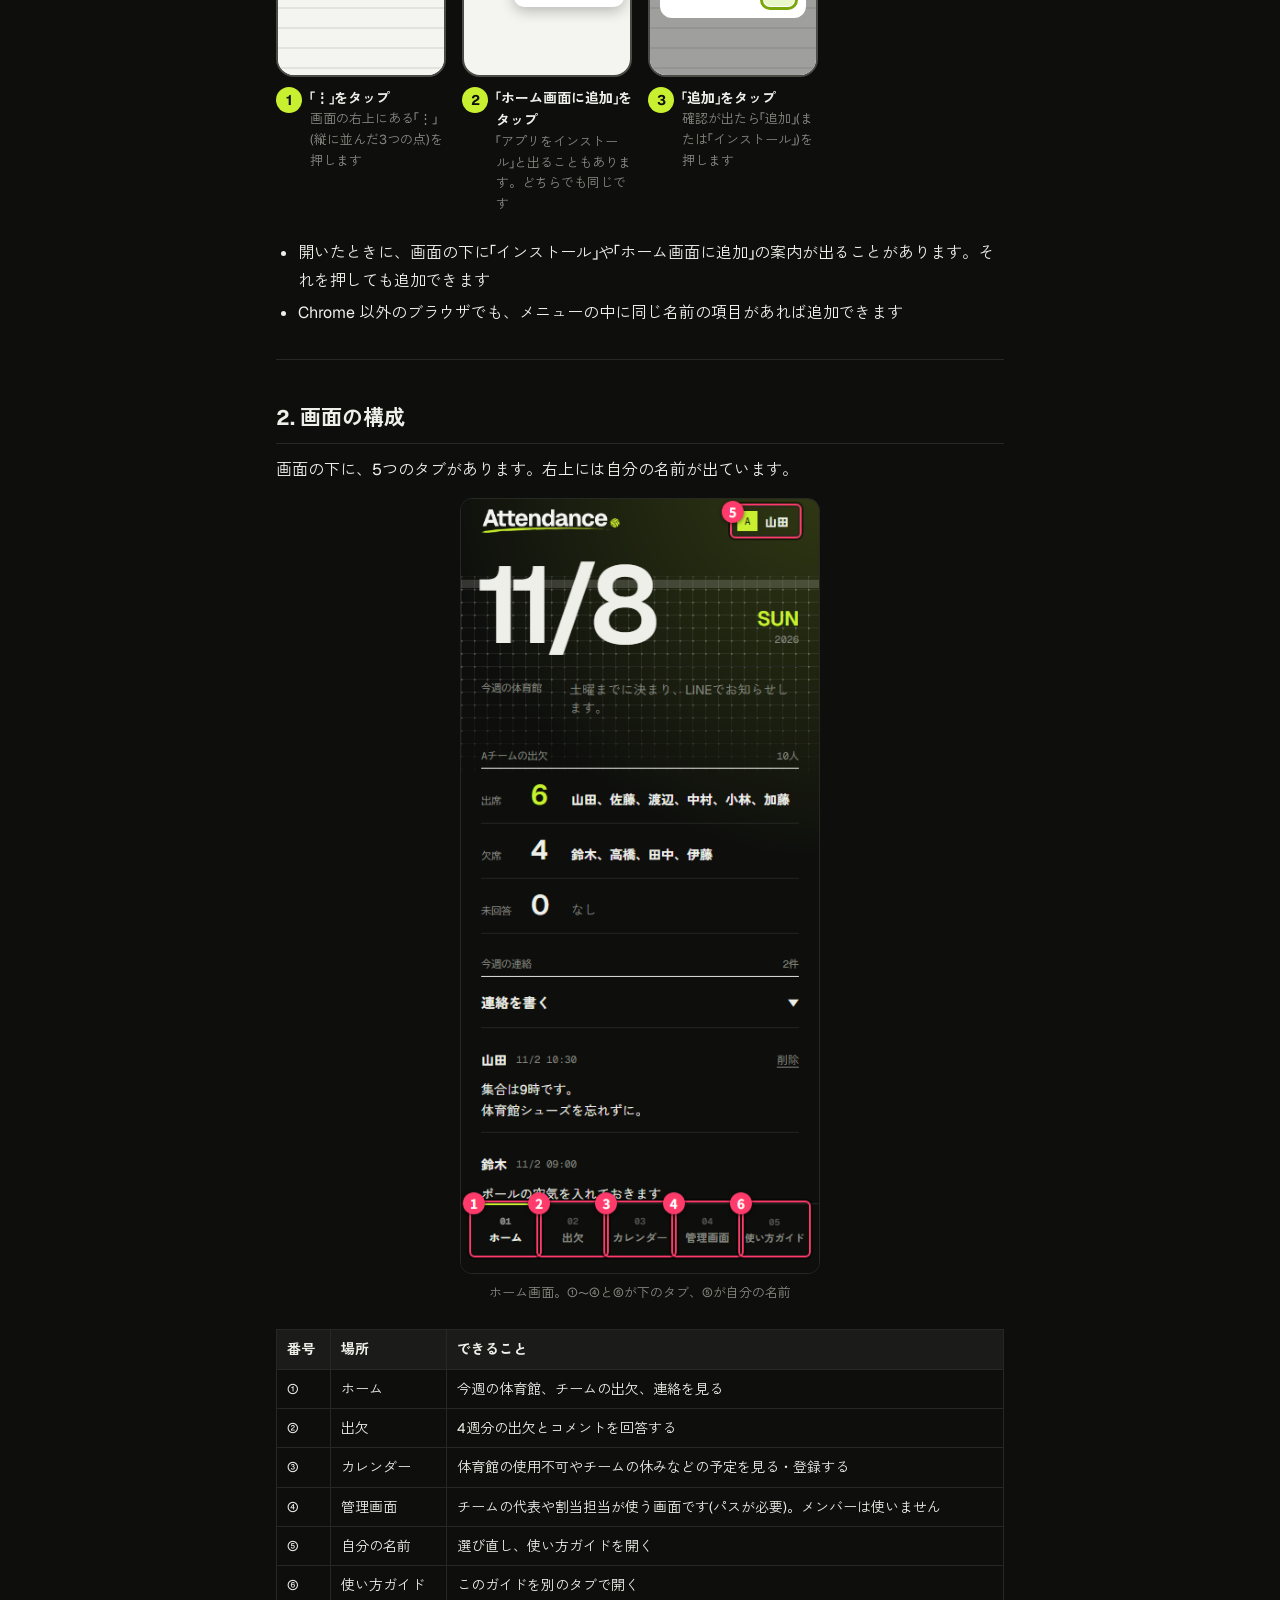
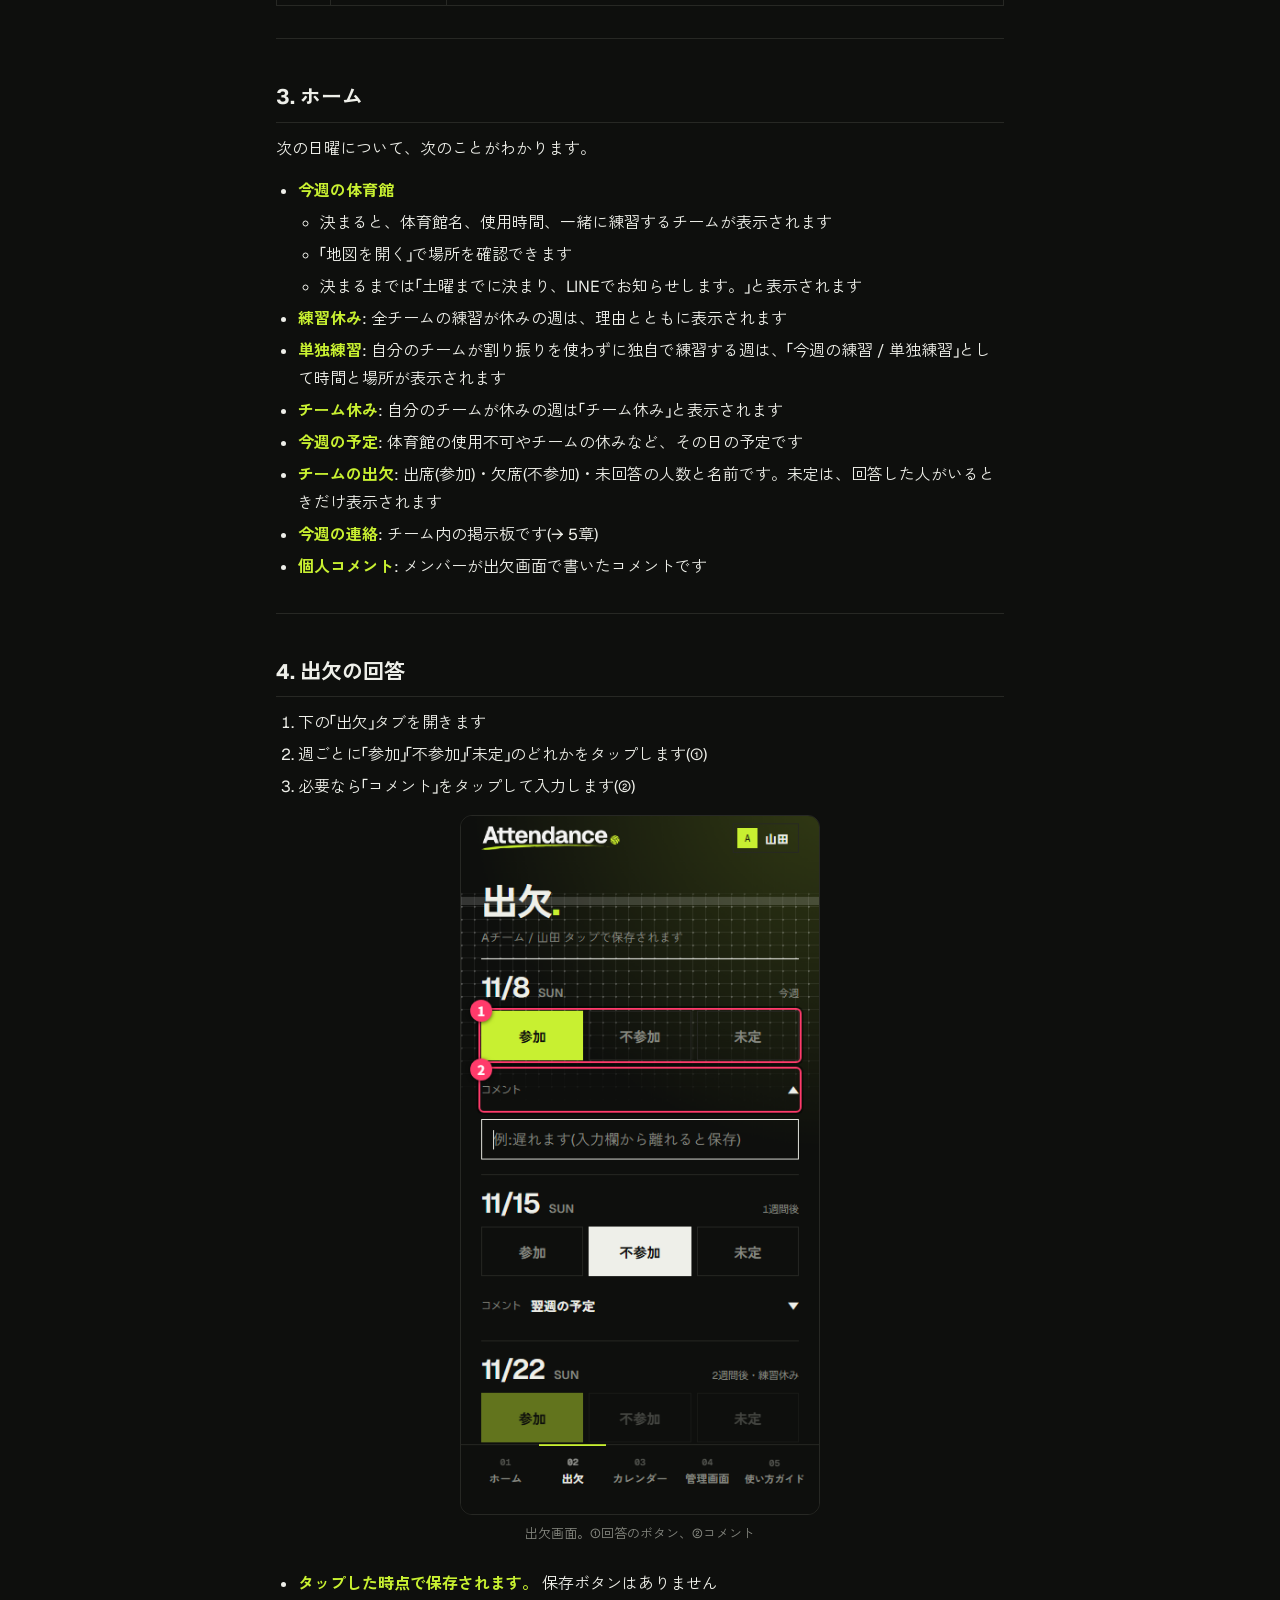
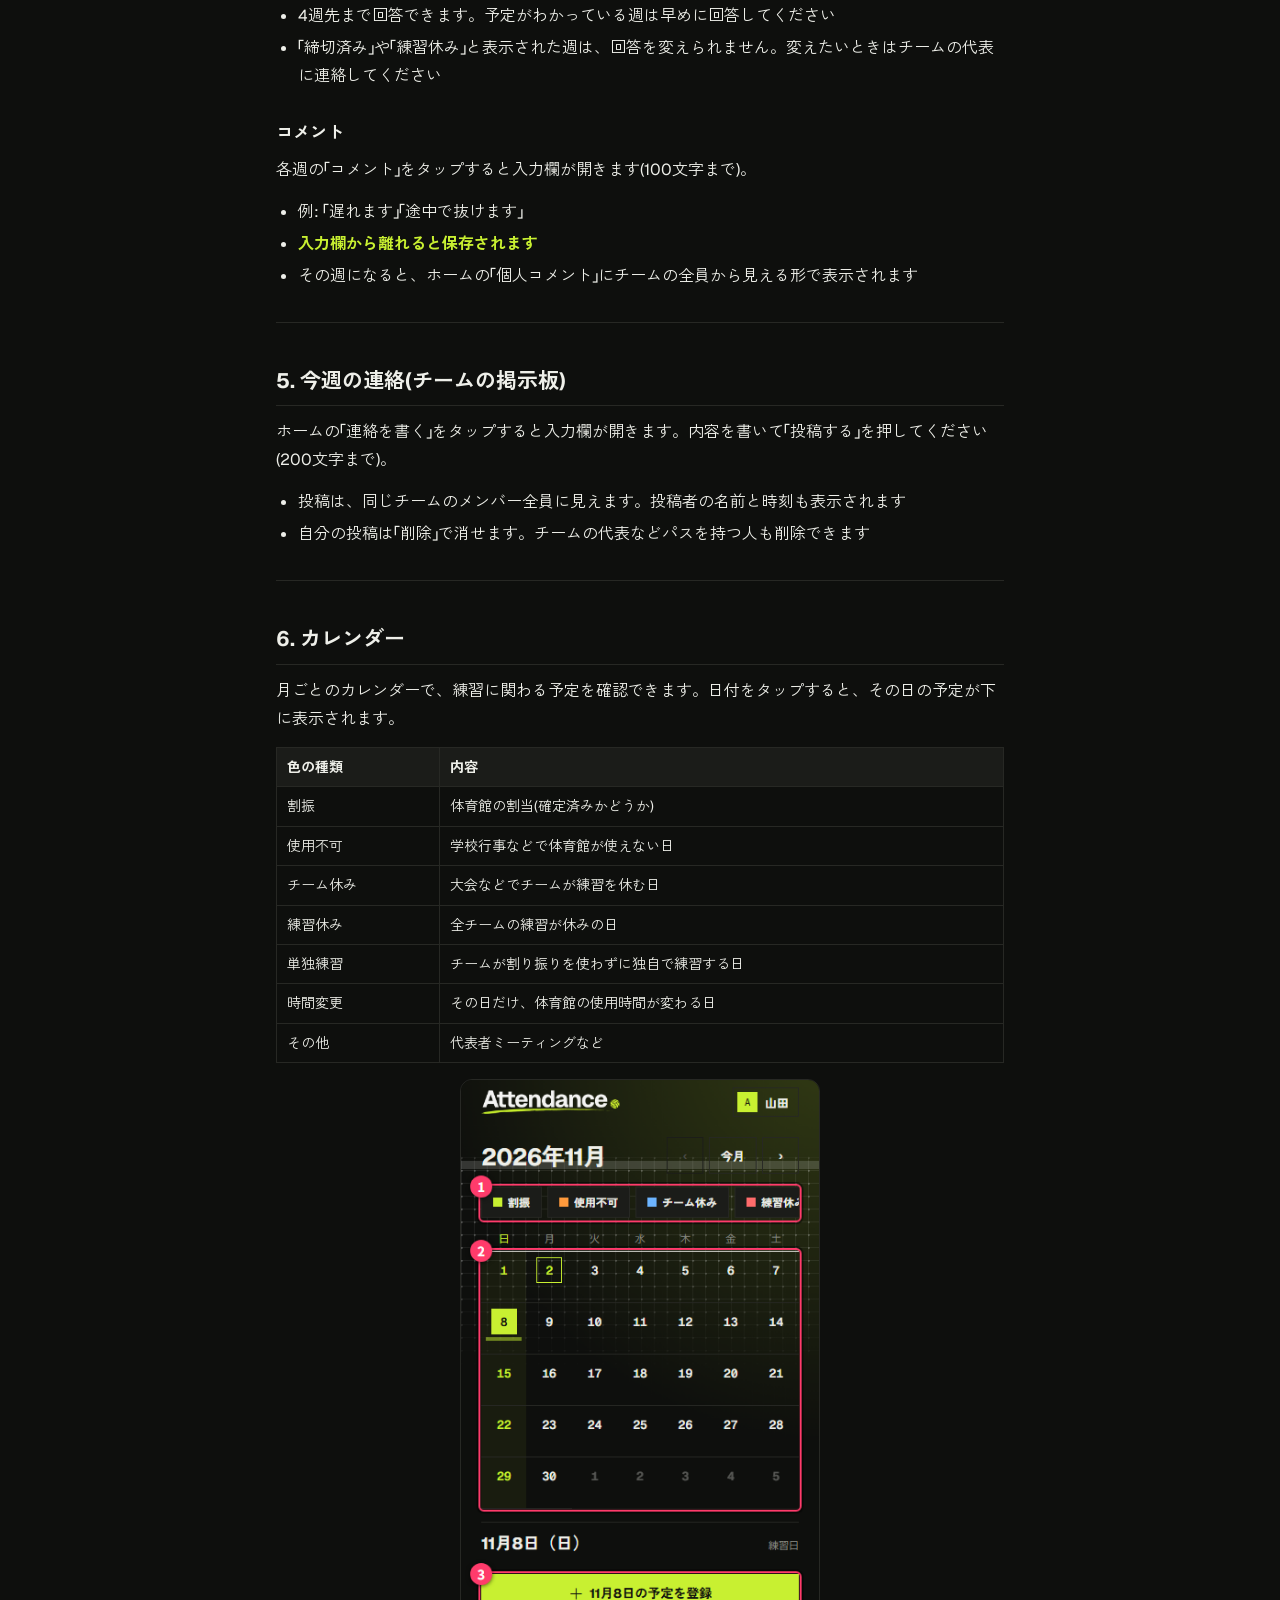
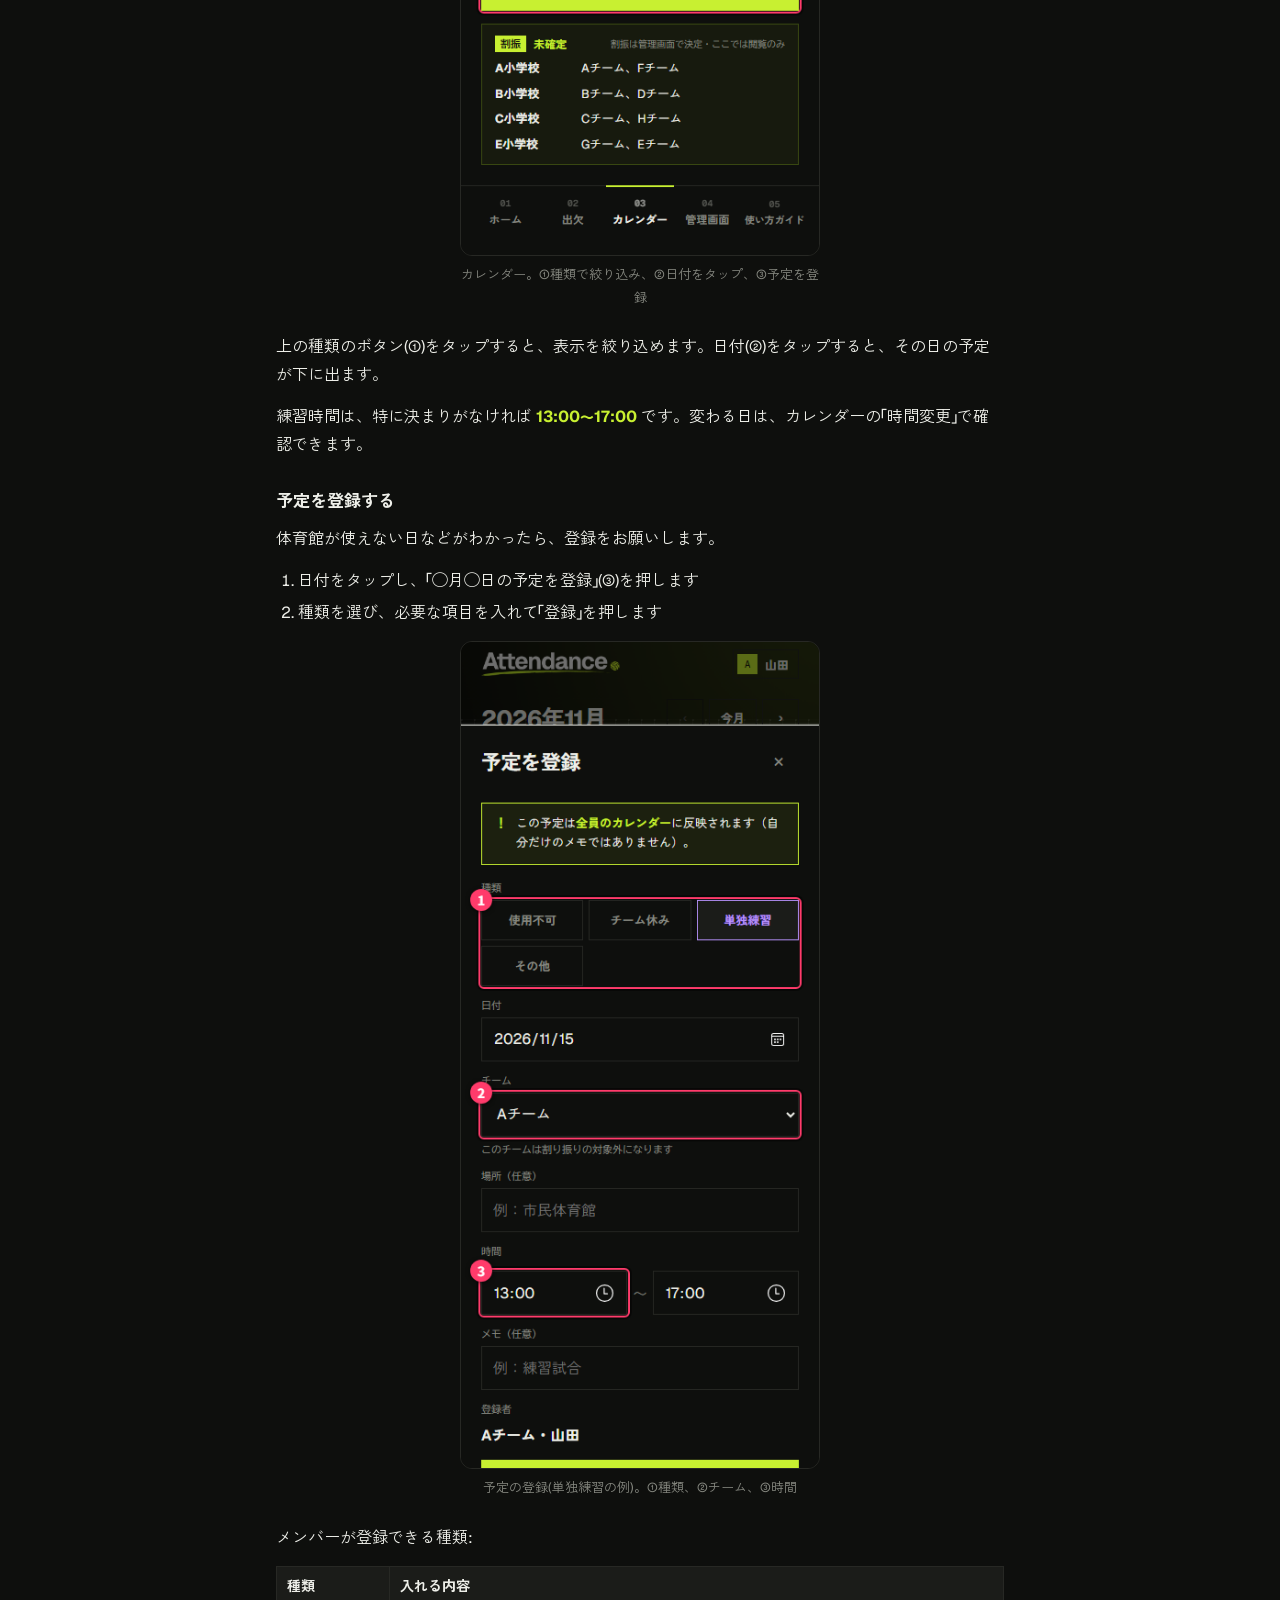
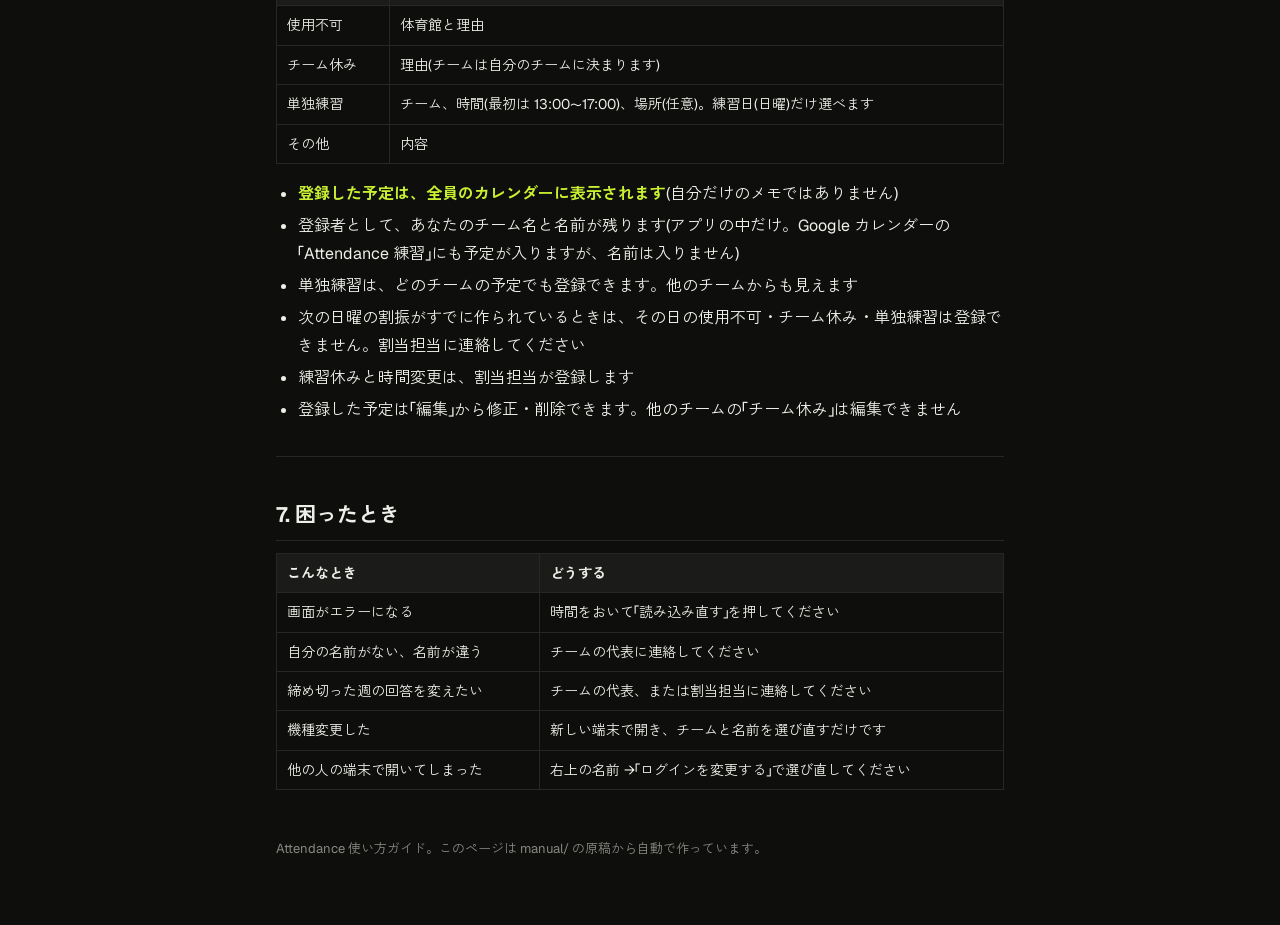
<file: docs/guide/user.html>
<!DOCTYPE html>
<html lang="ja">
<head>
<meta charset="utf-8">
<meta name="viewport" content="width=device-width, initial-scale=1, viewport-fit=cover">
<title>ユーザーガイド | Attendance</title>
<link rel="icon" href="../assets/favicon.png">
<meta name="theme-color" content="#000000">
<link rel="preconnect" href="https://fonts.googleapis.com">
<link rel="stylesheet" href="https://fonts.googleapis.com/css2?family=Geist:wght@400;600&family=Zen+Kaku+Gothic+New:wght@400;700&display=swap">
<style>
:root{--bg:#0e0f0d;--sf:#1b1c19;--tx:#eeefe9;--mute:#868880;--rule:#272824;--acc:#c8f031;--warn:#ff9a3c;
  --sans:'Geist','Zen Kaku Gothic New',sans-serif}
*{box-sizing:border-box}
html{-webkit-text-size-adjust:100%}
body{margin:0;background:var(--bg);color:var(--tx);font-family:var(--sans);font-size:16px;line-height:1.75}
main{max-width:760px;margin:0 auto;padding:24px 16px 64px}
.top{display:flex;gap:16px;flex-wrap:wrap;font-size:14px;margin-bottom:8px}
a{color:var(--acc)}
h1{font-size:28px;line-height:1.3;margin:16px 0 8px}
h1 i{color:var(--acc);font-style:normal}
h2{font-size:21px;margin:40px 0 12px;padding-bottom:6px;border-bottom:1px solid var(--rule)}
h3{font-size:17px;margin:28px 0 8px}
h4{font-size:16px;margin:24px 0 8px;color:var(--acc)}
p,ul,ol{margin:0 0 14px}
ul,ol{padding-left:22px}
li{margin:4px 0}
li>ul,li>ol{margin:4px 0 0}
strong{color:var(--acc);font-weight:700}
code{font-family:'Geist Mono',monospace;background:var(--sf);padding:1px 6px;font-size:14px}
hr{border:0;border-top:1px solid var(--rule);margin:32px 0}
aside{background:var(--sf);border-left:3px solid var(--warn);padding:12px 16px;margin:0 0 16px}
aside p:last-child,aside ul:last-child{margin-bottom:0}
.table{overflow-x:auto;margin:0 0 16px}
table{border-collapse:collapse;width:100%;font-size:14px;line-height:1.6}
th,td{border:1px solid var(--rule);padding:8px 10px;text-align:left;vertical-align:top}
th{background:var(--sf);white-space:nowrap}
footer{margin-top:48px;color:var(--mute);font-size:13px}
figure{margin:8px auto 24px;max-width:360px}
figure img{display:block;width:100%;height:auto;border:1px solid var(--rule);border-radius:12px}
figcaption{margin-top:8px;color:var(--mute);font-size:13px;text-align:center}
.flow{list-style:none;padding:0;margin:8px 0 24px;counter-reset:none}
.flow li{position:relative;display:flex;gap:12px;align-items:flex-start;background:var(--sf);border:1px solid var(--rule);padding:12px 14px;margin:0 0 22px}
.flow li:not(:last-child)::after{content:'↓';position:absolute;left:24px;bottom:-21px;color:var(--acc);font-size:15px;line-height:20px}
.flow-no{flex:none;width:26px;height:26px;border-radius:50%;background:var(--acc);color:#0e0f0d;font-weight:700;font-size:14px;line-height:26px;text-align:center}
.flow b{display:block}
.flow li span:not(.flow-no){display:block;color:var(--mute);font-size:14px;line-height:1.6}
.types{display:flex;flex-direction:column;gap:8px;margin:8px 0 24px}
.type-row{display:flex;gap:12px;align-items:flex-start;background:var(--sf);border:1px solid var(--rule);padding:10px 12px;font-size:14px;line-height:1.6}
.type-tag{flex:none;min-width:84px;text-align:center;border:1px solid;padding:1px 8px;font-size:13px;font-weight:700}
.a2hs{list-style:none;padding:0;margin:8px 0 24px;display:grid;grid-template-columns:repeat(auto-fill,minmax(150px,1fr));gap:16px}
.a2hs li{margin:0;display:flex;flex-direction:column;gap:10px}
.a2hs-text{display:flex;gap:8px;align-items:flex-start;font-size:14px;line-height:1.6}
.a2hs-text b{display:block}
.a2hs-text span:not(.flow-no){display:block;color:var(--mute);font-size:13px}
.mock{position:relative;height:230px;border:2px solid #4a4c46;border-radius:18px;background:#f4f4f1;overflow:hidden;color:#222;font-size:11px;line-height:1.4}
.mock .m-page{position:absolute;inset:0;background:repeating-linear-gradient(#f4f4f1 0 18px,#e3e3de 18px 20px)}
.mock>*:not(.m-page){z-index:1}
.mock .m-page.dim::after{content:'';position:absolute;inset:0;background:rgba(0,0,0,.35)}
.mock .m-bar{position:absolute;left:0;right:0;display:flex;align-items:center;gap:6px;padding:8px;background:#fff;border-color:#ccc;border-style:solid;border-width:0}
.mock .m-top{top:0;border-bottom-width:1px}
.mock .m-bottom{bottom:0;border-top-width:1px}
.mock .m-url{flex:1;min-width:0;overflow:hidden;white-space:nowrap;text-overflow:ellipsis;background:#e9e9e6;border-radius:8px;padding:4px 6px;font-size:10px}
.mock .m-btn{flex:none;width:24px;height:24px;line-height:24px;text-align:center;font-size:15px;font-weight:700;border-radius:6px}
.mock .m-menu{position:absolute;background:#fff;border-radius:10px;box-shadow:0 4px 14px rgba(0,0,0,.25);padding:4px 0;min-width:110px}
.mock .m-menu.m-bottom{bottom:8px;right:8px;left:auto;border:0}
.mock .m-menu.m-right{top:40px;right:6px}
.mock .m-menu div,.mock .m-sheet div{padding:6px 10px;display:flex;justify-content:space-between;gap:6px}
.mock .m-sheet{position:absolute;left:0;right:0;bottom:0;background:#fff;border-radius:14px 14px 0 0;padding:8px 4px 14px}
.mock .m-icon{font-size:13px}
.mock .m-head{position:relative;display:flex;justify-content:space-between;align-items:center;gap:2px;padding:10px 6px;background:#fff;border-bottom:1px solid #ccc;font-size:9px;white-space:nowrap}
.mock .m-head b{font-size:9px}
.mock .m-head span{color:#0a66d8;padding:2px 3px}
.mock .m-app{display:flex;align-items:center;gap:8px;padding:12px 10px}
.mock .m-logo{width:30px;height:30px;border-radius:8px;background:#0e0f0d url(../assets/apple-touch-icon.png) center/cover}
.mock .m-dialog{position:absolute;left:10px;right:10px;top:60px;background:#fff;border-radius:12px;padding:12px}
.mock .m-dialog .m-app{padding:10px 0}
.mock .m-actions{display:flex;justify-content:flex-end;gap:14px;color:#0a66d8}
.mock .m-actions span{padding:2px 4px}
.mock .hit{outline:3px solid #7aa80c;outline-offset:1px;border-radius:6px;background:#eaf7c8;font-weight:700}
</style>
</head>
<body>
<main>
<nav class="top"><a href="../">← アプリを開く</a><a href="allocator.html">割当者ガイド</a></nav>
<h1>Attendance ユーザーガイド(メンバー向け)<i>.</i></h1>
<p>毎週日曜の練習の出欠を、スマホから回答するためのアプリです。今週の体育館やチームの連絡もここで確認できます。</p>
<ul><li>開くページ: <a href="https://attendance-hakata.github.io/Attendance/">https://attendance-hakata.github.io/Attendance/</a></li><li>ホーム画面に追加しておくと、アプリのようにすぐ開けます(→ 1章「ホーム画面に追加する」)</li><li>このガイドは、アプリの下のタブの一番右「使い方ガイド」、最初のチーム・名前の選択画面の「使い方ガイド」ボタン、または右上の名前 →「使い方」からも開けます</li></ul>
<hr>
<h2>1. はじめて開いたとき</h2>
<ol><li>一覧から、自分の<strong>チーム</strong>を選びます</li><li>続けて、自分の<strong>名前</strong>を選びます</li></ol>
<figure><img src="img/user-01-team.png" alt="① 自分のチームを選ぶ(画面はサンプルです)" loading="lazy" width="390"><figcaption>① 自分のチームを選ぶ(画面はサンプルです)</figcaption></figure>
<figure><img src="img/user-02-name.png" alt="② 自分の名前を選ぶ" loading="lazy" width="390"><figcaption>② 自分の名前を選ぶ</figcaption></figure>
<p>これで準備は完了です。パスワードの入力はありません。</p>
<ul><li>選んだチームと名前は、この端末に保存されます。次からはそのままホームが開きます</li><li>保存に期限はありません</li><li>名前が一覧にないときは、チームの代表に追加を頼んでください</li></ul>
<h3>選び直したいとき</h3>
<p>右上の名前(チームの記号と名前のボタン)をタップし、「ログインを変更する」を押すと、チームと名前を選び直せます。</p>
<h3>ホーム画面に追加する</h3>
<p>ホーム画面にアイコンを置いておくと、ブラウザを開かずにタップ1回で開けます。</p>
<aside><p><strong>ご注意:</strong> 下の図は手順のイメージです。実際の画面ではありません。ボタンの場所や名前は、OS やブラウザのバージョン、端末の機種によって違うことがあります。見つからないときは、ブラウザのメニューの中から「ホーム画面に追加」を探してください。</p></aside>
<h4>iPhone(Safari)</h4>
<ol class="a2hs"><li><div class="mock" aria-hidden="true"><div class="m-page"></div><div class="m-bar m-bottom"><span class="m-url">attendance-hakata.github.io</span><span class="m-btn hit">…</span></div></div><div class="a2hs-text"><span class="flow-no">1</span><div><b>「…」をタップ</b><span>画面の下にある、アドレス欄の横の「…」を押します。下に共有ボタン(四角に上向きの矢印)があるときは、それを押して 3 へ進みます</span></div></div></li><li><div class="mock" aria-hidden="true"><div class="m-page"></div><div class="m-menu m-bottom"><div>ブックマークに追加</div><div>タブグループに移動</div><div class="m-row hit">共有 <span class="m-icon">⇪</span></div></div></div><div class="a2hs-text"><span class="flow-no">2</span><div><b>「共有」をタップ</b><span>メニューの中から「共有」を選びます</span></div></div></li><li><div class="mock" aria-hidden="true"><div class="m-page dim"></div><div class="m-sheet"><div>コピー</div><div>リーディングリストに追加</div><div class="m-row hit">ホーム画面に追加 <span class="m-icon">⊞</span></div></div></div><div class="a2hs-text"><span class="flow-no">3</span><div><b>「ホーム画面に追加」をタップ</b><span>出てきた一覧を上にずらすと見つかります</span></div></div></li><li><div class="mock" aria-hidden="true"><div class="m-head"><span>キャンセル</span><b>ホーム画面に追加</b><span class="hit">追加</span></div><div class="m-app"><span class="m-logo"></span><span>Attendance</span></div></div><div class="a2hs-text"><span class="flow-no">4</span><div><b>「追加」をタップ</b><span>右上の「追加」を押すと、ホーム画面にアイコンが出ます</span></div></div></li></ol>
<ul><li>Safari で開いてください。iPhone では、ほかのブラウザだと「ホーム画面に追加」が出ないことがあります</li><li><strong>ホーム画面のアイコンから開いたときは、チームと名前の選択がもう一度必要です。</strong> iPhone では、Safari とホーム画面のアイコンとで、保存される内容が別々になるためです(パス入力も同じです)</li></ul>
<h4>Android(Chrome)</h4>
<ol class="a2hs"><li><div class="mock" aria-hidden="true"><div class="m-bar m-top"><span class="m-url">attendance-hakata.github.io</span><span class="m-btn hit">⋮</span></div><div class="m-page"></div></div><div class="a2hs-text"><span class="flow-no">1</span><div><b>「⋮」をタップ</b><span>画面の右上にある「⋮」(縦に並んだ3つの点)を押します</span></div></div></li><li><div class="mock" aria-hidden="true"><div class="m-bar m-top"><span class="m-url">attendance-hakata.github.io</span><span class="m-btn">⋮</span></div><div class="m-menu m-right"><div>新しいタブ</div><div>履歴</div><div class="m-row hit">ホーム画面に追加</div><div>設定</div></div></div><div class="a2hs-text"><span class="flow-no">2</span><div><b>「ホーム画面に追加」をタップ</b><span>「アプリをインストール」と出ることもあります。どちらでも同じです</span></div></div></li><li><div class="mock" aria-hidden="true"><div class="m-page dim"></div><div class="m-dialog"><b>ホーム画面に追加</b><div class="m-app"><span class="m-logo"></span><span>Attendance</span></div><div class="m-actions"><span>キャンセル</span><span class="hit">追加</span></div></div></div><div class="a2hs-text"><span class="flow-no">3</span><div><b>「追加」をタップ</b><span>確認が出たら「追加」(または「インストール」)を押します</span></div></div></li></ol>
<ul><li>開いたときに、画面の下に「インストール」や「ホーム画面に追加」の案内が出ることがあります。それを押しても追加できます</li><li>Chrome 以外のブラウザでも、メニューの中に同じ名前の項目があれば追加できます</li></ul>
<hr>
<h2>2. 画面の構成</h2>
<p>画面の下に、5つのタブがあります。右上には自分の名前が出ています。</p>
<figure><img src="img/user-03-home.png" alt="ホーム画面。①〜④と⑥が下のタブ、⑤が自分の名前" loading="lazy" width="390"><figcaption>ホーム画面。①〜④と⑥が下のタブ、⑤が自分の名前</figcaption></figure>
<div class="table"><table><thead><tr><th>番号</th><th>場所</th><th>できること</th></tr></thead><tbody><tr><td>①</td><td>ホーム</td><td>今週の体育館、チームの出欠、連絡を見る</td></tr><tr><td>②</td><td>出欠</td><td>4週分の出欠とコメントを回答する</td></tr><tr><td>③</td><td>カレンダー</td><td>体育館の使用不可やチームの休みなどの予定を見る・登録する</td></tr><tr><td>④</td><td>管理画面</td><td>チームの代表や割当担当が使う画面です(パスが必要)。メンバーは使いません</td></tr><tr><td>⑤</td><td>自分の名前</td><td>選び直し、使い方ガイドを開く</td></tr><tr><td>⑥</td><td>使い方ガイド</td><td>このガイドを別のタブで開く</td></tr></tbody></table></div>
<hr>
<h2>3. ホーム</h2>
<p>次の日曜について、次のことがわかります。</p>
<ul><li><strong>今週の体育館</strong><ul><li>決まると、体育館名、使用時間、一緒に練習するチームが表示されます</li><li>「地図を開く」で場所を確認できます</li><li>決まるまでは「土曜までに決まり、LINEでお知らせします。」と表示されます</li></ul></li><li><strong>練習休み</strong>: 全チームの練習が休みの週は、理由とともに表示されます</li><li><strong>単独練習</strong>: 自分のチームが割り振りを使わずに独自で練習する週は、「今週の練習 / 単独練習」として時間と場所が表示されます</li><li><strong>チーム休み</strong>: 自分のチームが休みの週は「チーム休み」と表示されます</li><li><strong>今週の予定</strong>: 体育館の使用不可やチームの休みなど、その日の予定です</li><li><strong>チームの出欠</strong>: 出席(参加)・欠席(不参加)・未回答の人数と名前です。未定は、回答した人がいるときだけ表示されます</li><li><strong>今週の連絡</strong>: チーム内の掲示板です(→ 5章)</li><li><strong>個人コメント</strong>: メンバーが出欠画面で書いたコメントです</li></ul>
<hr>
<h2>4. 出欠の回答</h2>
<ol><li>下の「出欠」タブを開きます</li><li>週ごとに「参加」「不参加」「未定」のどれかをタップします(①)</li><li>必要なら「コメント」をタップして入力します(②)</li></ol>
<figure><img src="img/user-04-answer.png" alt="出欠画面。①回答のボタン、②コメント" loading="lazy" width="390"><figcaption>出欠画面。①回答のボタン、②コメント</figcaption></figure>
<ul><li><strong>タップした時点で保存されます。</strong> 保存ボタンはありません</li><li>4週先まで回答できます。予定がわかっている週は早めに回答してください</li><li>「締切済み」や「練習休み」と表示された週は、回答を変えられません。変えたいときはチームの代表に連絡してください</li></ul>
<h3>コメント</h3>
<p>各週の「コメント」をタップすると入力欄が開きます(100文字まで)。</p>
<ul><li>例: 「遅れます」「途中で抜けます」</li><li><strong>入力欄から離れると保存されます</strong></li><li>その週になると、ホームの「個人コメント」にチームの全員から見える形で表示されます</li></ul>
<hr>
<h2>5. 今週の連絡(チームの掲示板)</h2>
<p>ホームの「連絡を書く」をタップすると入力欄が開きます。内容を書いて「投稿する」を押してください(200文字まで)。</p>
<ul><li>投稿は、同じチームのメンバー全員に見えます。投稿者の名前と時刻も表示されます</li><li>自分の投稿は「削除」で消せます。チームの代表などパスを持つ人も削除できます</li></ul>
<hr>
<h2>6. カレンダー</h2>
<p>月ごとのカレンダーで、練習に関わる予定を確認できます。日付をタップすると、その日の予定が下に表示されます。</p>
<div class="table"><table><thead><tr><th>色の種類</th><th>内容</th></tr></thead><tbody><tr><td>割振</td><td>体育館の割当(確定済みかどうか)</td></tr><tr><td>使用不可</td><td>学校行事などで体育館が使えない日</td></tr><tr><td>チーム休み</td><td>大会などでチームが練習を休む日</td></tr><tr><td>練習休み</td><td>全チームの練習が休みの日</td></tr><tr><td>単独練習</td><td>チームが割り振りを使わずに独自で練習する日</td></tr><tr><td>時間変更</td><td>その日だけ、体育館の使用時間が変わる日</td></tr><tr><td>その他</td><td>代表者ミーティングなど</td></tr></tbody></table></div>
<figure><img src="img/user-05-calendar.png" alt="カレンダー。①種類で絞り込み、②日付をタップ、③予定を登録" loading="lazy" width="390"><figcaption>カレンダー。①種類で絞り込み、②日付をタップ、③予定を登録</figcaption></figure>
<p>上の種類のボタン(①)をタップすると、表示を絞り込めます。日付(②)をタップすると、その日の予定が下に出ます。</p>
<p>練習時間は、特に決まりがなければ <strong>13:00〜17:00</strong> です。変わる日は、カレンダーの「時間変更」で確認できます。</p>
<h3>予定を登録する</h3>
<p>体育館が使えない日などがわかったら、登録をお願いします。</p>
<ol><li>日付をタップし、「◯月◯日の予定を登録」(③)を押します</li><li>種類を選び、必要な項目を入れて「登録」を押します</li></ol>
<figure><img src="img/user-06-event.png" alt="予定の登録(単独練習の例)。①種類、②チーム、③時間" loading="lazy" width="390"><figcaption>予定の登録(単独練習の例)。①種類、②チーム、③時間</figcaption></figure>
<p>メンバーが登録できる種類:</p>
<div class="table"><table><thead><tr><th>種類</th><th>入れる内容</th></tr></thead><tbody><tr><td>使用不可</td><td>体育館と理由</td></tr><tr><td>チーム休み</td><td>理由(チームは自分のチームに決まります)</td></tr><tr><td>単独練習</td><td>チーム、時間(最初は 13:00〜17:00)、場所(任意)。練習日(日曜)だけ選べます</td></tr><tr><td>その他</td><td>内容</td></tr></tbody></table></div>
<ul><li><strong>登録した予定は、全員のカレンダーに表示されます</strong>(自分だけのメモではありません)</li><li>登録者として、あなたのチーム名と名前が残ります(アプリの中だけ。Google カレンダーの「Attendance 練習」にも予定が入りますが、名前は入りません)</li><li>単独練習は、どのチームの予定でも登録できます。他のチームからも見えます</li><li>次の日曜の割振がすでに作られているときは、その日の使用不可・チーム休み・単独練習は登録できません。割当担当に連絡してください</li><li>練習休みと時間変更は、割当担当が登録します</li><li>登録した予定は「編集」から修正・削除できます。他のチームの「チーム休み」は編集できません</li></ul>
<hr>
<h2>7. 困ったとき</h2>
<div class="table"><table><thead><tr><th>こんなとき</th><th>どうする</th></tr></thead><tbody><tr><td>画面がエラーになる</td><td>時間をおいて「読み込み直す」を押してください</td></tr><tr><td>自分の名前がない、名前が違う</td><td>チームの代表に連絡してください</td></tr><tr><td>締め切った週の回答を変えたい</td><td>チームの代表、または割当担当に連絡してください</td></tr><tr><td>機種変更した</td><td>新しい端末で開き、チームと名前を選び直すだけです</td></tr><tr><td>他の人の端末で開いてしまった</td><td>右上の名前 →「ログインを変更する」で選び直してください</td></tr></tbody></table></div>
<footer>Attendance 使い方ガイド。このページは manual/ の原稿から自動で作っています。</footer>
</main>
</body>
</html>
</file>
<file: docs/assets/style.css>
/* デザイントークン(README の確定デザイン 7a) */
:root{--bg:#0e0f0d;--sf:#1b1c19;--tx:#eeefe9;--mute:#868880;--rule:#272824;--acc:#c8f031;--onacc:#0e0f0d;
  --warn:#ff9a3c;--blue:#6cb4ff;--red:#ff6b6b;--violet:#b993ff;--teal:#4fd1c5;
  --sans:'Geist','Zen Kaku Gothic New',sans-serif;--mono:'Geist Mono',monospace}
*{box-sizing:border-box;border-radius:0;scrollbar-width:none;-webkit-tap-highlight-color:transparent}
*::-webkit-scrollbar{display:none}
html,body{height:100%;margin:0;color:var(--tx);font-family:var(--sans);-webkit-font-smoothing:antialiased}
/* 背景色は html に置く。body に塗ると z-index:-1 の背景模様が隠れる */
html{background:var(--bg)}
body{background:transparent}
button{font-family:inherit;color:inherit;background:none;border:none;padding:0;cursor:pointer}
button:disabled{cursor:default}
a{color:inherit}
.acc{color:var(--acc)}
.mono{font-family:var(--mono)}
.mute{color:var(--mute)}

/* 背景模様 */
.bg-glow,.bg-net{position:fixed;inset:0;z-index:-1;pointer-events:none}
.bg-glow{background:radial-gradient(circle at 105% -5%,rgba(200,240,49,.2),transparent 45%)}
.bg-net{background:linear-gradient(180deg,transparent 88px,rgba(255,255,255,.16) 88px 97px,transparent 97px) no-repeat,radial-gradient(circle at .5px .5px,rgba(255,255,255,.2) 1.3px,transparent 1.8px) 0 0/14px 14px,linear-gradient(90deg,rgba(255,255,255,.08) 1px,transparent 1px) 0 0/14px 14px,linear-gradient(180deg,rgba(255,255,255,.08) 1px,transparent 1px) 0 0/14px 14px;
  -webkit-mask-image:linear-gradient(180deg,transparent 82px,#000 88px,#000 194px,transparent 314px);mask-image:linear-gradient(180deg,transparent 82px,#000 88px,#000 194px,transparent 314px)}

/* 全体レイアウト */
.app{height:100dvh;max-width:520px;margin:0 auto;display:flex;flex-direction:column;overflow:hidden}
.splash{margin:auto;font-family:var(--mono);font-size:12px;color:var(--mute)}
.head{flex:none;display:flex;align-items:center;gap:12px;height:48px;padding:0 22px}
.head img{height:26px;width:auto;display:block}
.back{font-family:var(--mono);font-size:12px;height:44px}
.spacer{margin-left:auto}
.chip{flex:none;white-space:nowrap;display:flex;align-items:center;gap:8px;height:32px;padding:0 10px 0 4px;border:1px solid var(--rule);font-size:13px;font-weight:600}
.chip b{font-family:var(--mono);font-size:11px;font-weight:400;width:22px;height:22px;background:var(--acc);color:var(--onacc);display:grid;place-items:center}
.main{flex:1;overflow-y:auto;padding:0 22px 32px}
.tabs{flex:none;display:grid;grid-template-columns:repeat(4,1fr);padding:0 12px 20px;border-top:1px solid var(--rule)}
.tab{height:56px;border-top:2px solid transparent;margin-top:-1px;color:var(--mute);font-size:12px;font-weight:600;display:flex;flex-direction:column;align-items:center;justify-content:center;gap:2px}
.tab span{font-family:var(--mono);font-size:10px;opacity:.6}
.tab.on{color:var(--tx);border-top-color:var(--acc)}
a.tab{text-decoration:none;white-space:nowrap;font-size:11px;letter-spacing:-.02em}
.tabs[style*="repeat(6"]{padding-left:6px;padding-right:6px}
.tabs[style*="repeat(6"] .tab{font-size:10px;white-space:nowrap}
.busy{position:fixed;top:0;left:0;right:0;height:2px;background:var(--acc);z-index:30;animation:busy 1s ease-in-out infinite alternate}
.busy[hidden]{display:none}
@keyframes busy{from{opacity:.25}to{opacity:1}}
/* 処理中インジケータ(登録中…・割当中… など)。画面中央にアクセント色で表示 */
.busy-overlay{position:fixed;inset:0;z-index:60;display:flex;align-items:center;justify-content:center;background:rgba(14,15,13,.55);backdrop-filter:blur(1px)}
.busy-overlay[hidden]{display:none}
.busy-box{display:flex;flex-direction:column;align-items:center;gap:14px;padding:26px 34px;background:var(--sf);border:1px solid var(--acc);box-shadow:0 12px 40px rgba(0,0,0,.6),0 0 28px rgba(200,240,49,.22)}
.busy-text{font-size:14px;font-weight:700;color:var(--acc);letter-spacing:.02em}
.busy-spin{width:34px;height:34px;border:3px solid rgba(200,240,49,.22);border-top-color:var(--acc);border-radius:50%;animation:busy-spin .7s linear infinite}
@keyframes busy-spin{to{transform:rotate(360deg)}}
/* 連絡先の値(種別アイコン＋タップ動作) */
.cval{display:inline-flex;align-items:center;gap:7px;max-width:100%;color:var(--acc);font-weight:600;text-decoration:none;word-break:break-all;text-align:left}
.cval .cicon{flex:none;color:var(--acc)}
.cval.line{color:var(--blue)}
.cval.line .cicon{color:var(--blue)}
.cval-copy{flex:none;font-family:var(--mono);font-size:10px;color:var(--mute);border:1px solid var(--rule);padding:1px 5px}
/* 今週の予定(ホーム) */
.week-notes{margin:14px 0 4px;padding:12px 14px;border:1px solid var(--rule)}
.wn-head{font-family:var(--mono);font-size:11px;color:var(--mute);margin-bottom:8px}
.wn-item{display:flex;align-items:center;gap:10px;padding:5px 0;font-size:14px;font-weight:600}
.wn-ttl{overflow-wrap:anywhere}
/* ステータス切替(在籍/休部) */
.seg{display:flex;gap:0;margin-bottom:6px}
.seg-btn{flex:1;height:44px;border:1px solid var(--rule);font-size:14px;font-weight:600;color:var(--mute)}
.seg-btn.on{background:var(--acc);border-color:var(--acc);color:var(--onacc)}
.seg-btn:first-child{border-right:0}

/* 共通部品 */
.title{font-size:40px;font-weight:700;letter-spacing:-.04em}
.title-sm{font-size:34px;font-weight:700;letter-spacing:-.04em;line-height:1.15}
.label{font-family:var(--mono);font-size:11px;color:var(--mute)}
.label-w{font-family:var(--mono);font-size:11px;color:var(--mute);width:84px;flex:none}
.primary{height:64px;width:100%;background:var(--acc);color:var(--onacc);display:flex;align-items:center;justify-content:space-between;padding:0 22px;font-size:17px;font-weight:700;text-align:left}
.primary span{font-size:22px;font-weight:400}
.link{color:var(--mute);font-size:13px;text-decoration:underline;text-underline-offset:3px;height:44px}
.row{display:flex;align-items:baseline;gap:12px;padding:14px 0;border-bottom:1px solid var(--rule)}
.row b{font-size:16px;font-weight:600}
.row.strike b{text-decoration:line-through}
.row em{margin-left:auto;font-style:normal;font-size:12px;color:var(--mute)}
.row-btn{width:100%;display:flex;align-items:center;gap:12px;padding:16px 0;border-bottom:1px solid var(--rule);text-align:left}
.row-btn strong{font-size:15px;font-weight:600;margin-right:auto}
.row-btn i{font-style:normal;font-size:18px}
.closed{display:flex;align-items:baseline;gap:10px;padding:14px 0;border-bottom:1px solid var(--rule)}
.closed b{font-size:16px;font-weight:600;color:var(--mute);text-decoration:line-through}
.closed em{margin-left:auto;font-style:normal;font-size:12px;color:var(--mute)}

/* 初回(チーム→名前) */
.ob{flex:1;overflow-y:auto;padding:24px 22px 32px;display:flex;flex-direction:column}
.ob img{height:40px;width:auto;display:block;align-self:flex-start}
.ob h1{font-size:38px;font-weight:700;letter-spacing:-.04em;line-height:1.1;margin:28px 0 8px}
.ob h1 span{display:block}
.ob p{font-size:14px;color:var(--mute);margin:0 0 24px}
.ob-back{align-self:flex-start;margin-top:16px;height:44px;color:var(--mute);font-size:12px;font-family:var(--mono)}
.ob-back + h1{margin-top:8px}
.ob-list{border-top:1px solid var(--tx)}
.ob h1 + .ob-list,.ob-head + .ob-list{margin-top:24px}
.ob-head{display:flex;align-items:flex-end;justify-content:space-between;gap:10px}
.ob-head h1{flex:none}
.ob-back + .ob-head h1{margin-top:8px}
.ob-guide{flex:0 1 auto;margin:0 0 10px;padding:7px 10px;border:1px solid var(--tx);color:var(--tx);font-size:12px;font-weight:600;line-height:1.3;text-align:center;text-decoration:none;word-break:keep-all}
.ob-item{width:100%;display:flex;align-items:center;gap:14px;height:56px;border-bottom:1px solid var(--rule);text-align:left}
.ob-item u{text-decoration:none;font-family:var(--mono);font-size:12px;width:22px;height:22px;border:1px solid currentColor;display:grid;place-items:center}
.ob-item strong{font-size:17px;font-weight:600;margin-right:auto}
.ob-item small{font-family:var(--mono);font-size:11px;color:var(--mute)}
.ob-item i{font-style:normal;font-size:18px}

/* ホーム */
.hero{display:flex;align-items:flex-end;justify-content:space-between;padding:20px 0 20px}
.hero-date{font-size:118px;font-weight:600;letter-spacing:-.075em;line-height:.8;margin-left:-6px;white-space:nowrap}
.hero-side{display:flex;flex-direction:column;align-items:flex-end;gap:2px;padding-bottom:2px}
.hero-side b{font-size:22px;font-weight:600;letter-spacing:-.02em;color:var(--acc)}
.ans-none{border-top:1px solid var(--rule);padding:16px 0 0;display:flex;flex-direction:column;gap:12px}
.ans-none .pair{display:flex;align-items:baseline;justify-content:space-between}
.ans-none h2{font-size:30px;font-weight:700;letter-spacing:-.03em;margin:0}
.ans-done{border-top:1px solid var(--rule);padding:12px 0;display:flex;align-items:center;gap:12px}
.ans-done b{font-size:24px;font-weight:700;letter-spacing:-.02em;margin-right:auto}
.place{margin-top:8px;background:var(--acc);color:var(--onacc);padding:18px 20px 20px;display:flex;flex-direction:column;gap:4px}
.place .pair{display:flex;justify-content:space-between;font-family:var(--mono);font-size:11px}
.place h2{font-size:38px;font-weight:700;letter-spacing:-.04em;line-height:1.15;margin:8px 0 0}
.place p{font-size:14px;margin:0}
.place a{margin-top:12px;align-self:flex-start;font-family:var(--mono);font-size:12px;text-decoration:none;border-bottom:1px solid currentColor;padding-bottom:2px}
.pending{border-top:1px solid var(--rule);padding:14px 0;display:flex;gap:12px;font-size:14px;color:var(--mute)}
.pending .label-w{padding-top:2px}
.info{margin-top:22px;border-top:1px solid var(--tx)}
.att-list{margin-top:22px}
.att-head{display:flex;justify-content:space-between;padding-bottom:6px;border-bottom:1px solid var(--tx)}
.att{display:flex;align-items:baseline;gap:10px;padding:14px 0;border-bottom:1px solid var(--rule)}
.att-label{font-family:var(--mono);font-size:11px;color:var(--mute);width:44px;flex:none}
.att b{font-size:30px;font-weight:600;letter-spacing:-.05em;line-height:1;width:34px;flex:none}
.att-names{font-size:14px;font-weight:600;line-height:1.5;min-width:0}
.att-names.mute{font-weight:400}
.notes{padding:14px 0;border-bottom:1px solid var(--rule);display:flex;flex-direction:column;gap:8px}
.note{display:flex;gap:10px;font-size:14px;line-height:1.5}
.note b{flex:none;font-weight:600}
.note span{min-width:0;overflow-wrap:anywhere;color:var(--tx)}
.note-toggle{display:flex;align-items:center;gap:10px;width:100%;min-height:44px;text-align:left}
.note-toggle .label{flex:none}
.note-saved{flex:1;min-width:0;font-size:14px;font-weight:600;overflow-wrap:anywhere}
.note-toggle i{flex:none;font-style:normal;font-size:12px}
.comment-input::placeholder{color:var(--mute)}
.composer-toggle{display:flex;align-items:center;justify-content:space-between;width:100%;min-height:56px;border-bottom:1px solid var(--rule);font-size:15px;font-weight:600;text-align:left}
.composer-toggle i{font-style:normal;font-size:12px}
.composer{display:flex;flex-direction:column;gap:8px;padding:12px 0 14px;border-bottom:1px solid var(--rule)}
.section .note{padding:12px 0;border-bottom:1px solid var(--rule)}
.comment-input{display:block;width:100%;margin-top:0;padding:10px 12px;border:1px solid var(--rule);background:none;color:var(--tx);font-family:inherit;font-size:16px;line-height:1.5;resize:vertical;outline:none}
.comment-input:focus{border-color:var(--tx)}
.comment{padding:12px 0;border-bottom:1px solid var(--rule)}
.comment-head{display:flex;align-items:center;gap:10px;min-height:44px}
.comment-head b{font-size:14px;font-weight:600}
.comment-del{margin-left:auto;font-size:12px}
.comment-text{font-size:14px;line-height:1.6;white-space:pre-wrap;overflow-wrap:anywhere}

/* 出欠 */
.ans-sub{font-size:13px;color:var(--mute);padding-bottom:14px;border-bottom:1px solid var(--tx)}
.week{padding:16px 0;border-bottom:1px solid var(--rule);display:flex;flex-direction:column;gap:10px}
.week-head{display:flex;align-items:baseline;gap:10px}
.week-head strong{font-size:30px;font-weight:600;letter-spacing:-.05em;line-height:1}
.week-head b{font-size:13px;font-weight:600;color:var(--mute)}
.week-head small{margin-left:auto;font-family:var(--mono);font-size:11px;color:var(--mute)}
.opts{display:grid;grid-template-columns:1fr 1fr 1fr;gap:6px}
.opt{height:54px;border:1px solid var(--rule);color:var(--mute);font-size:15px;font-weight:700;transition:background .12s}
.opt.yes{background:var(--acc);border-color:var(--acc);color:var(--onacc)}
.opt.no{background:var(--tx);border-color:var(--tx);color:var(--bg)}
.opt.maybe{border-color:var(--tx);color:var(--tx)}
.opt:disabled{opacity:.45}

/* 集計 */
.week-tabs{display:grid;grid-template-columns:repeat(4,1fr);border-bottom:1px solid var(--tx)}
.week-tab{height:44px;border-bottom:3px solid transparent;margin-bottom:-1px;color:var(--mute);font-size:16px;font-weight:600;letter-spacing:-.02em}
.week-tab.on{color:var(--tx);border-bottom-color:var(--acc)}
.kpis{display:grid;grid-template-columns:1fr 1fr 1fr;padding:16px 0;border-bottom:1px solid var(--rule)}
.kpi{display:flex;flex-direction:column;gap:4px}
.kpi + .kpi{border-left:1px solid var(--rule);padding-left:14px}
.kpi small{font-family:var(--mono);font-size:10px;color:var(--mute)}
.kpi b{font-size:40px;font-weight:600;letter-spacing:-.05em;line-height:1}
.kpi b i{font-style:normal;font-size:18px;color:var(--mute)}
.bars-head{display:flex;justify-content:space-between;font-family:var(--mono);font-size:10px;color:var(--mute);padding:16px 0 8px}
.bars{position:relative;border-top:1px solid var(--tx)}
.six{position:absolute;top:0;bottom:0;left:calc(84px + (100% - 84px - 40px) * .5);border-left:1px solid var(--tx);opacity:.5;pointer-events:none}
.bar-row{padding:12px 0;border-bottom:1px solid var(--rule);display:flex;flex-direction:column;gap:6px}
.bar-top{display:flex;align-items:center}
.bar-top strong{width:84px;flex:none;font-size:14px;font-weight:600}
.bar-track{flex:1;height:12px;position:relative;background:var(--sf)}
.bar-fill{position:absolute;left:0;top:0;bottom:0;background:var(--mute)}
.bar-num{width:40px;flex:none;text-align:right;font-size:22px;font-weight:600;letter-spacing:-.04em}
.bar-row.ok .bar-fill{background:var(--acc)}
.bar-row.ok .bar-num,.bar-row.ok .bar-state{color:var(--acc)}
.bar-state{color:var(--tx)}
.bar-meta{display:flex;gap:10px;padding-left:84px;font-family:var(--mono);font-size:10px;color:var(--mute)}
.bar-unans{padding-left:84px;font-size:12px;color:var(--mute)}
.bar-unans span{color:var(--tx)}

/* 割当 */
.alloc-head{display:flex;align-items:flex-end;justify-content:space-between;padding:14px 0 10px;border-bottom:1px solid var(--tx)}
.tag{font-family:var(--mono);font-size:11px;padding:4px 8px;border:1px solid var(--rule);color:var(--mute);white-space:nowrap}
.tag.adjusting{border-color:var(--tx);color:var(--tx)}
.tag.confirmed{background:var(--acc);border-color:var(--acc);color:var(--onacc)}
.deadline{display:flex;align-items:center;gap:12px;min-height:50px;border-bottom:1px solid var(--rule);font-size:14px;font-weight:600}
.deadline .link{margin-left:auto}
.warns{padding:12px 0;border-bottom:1px solid var(--rule);display:flex;flex-direction:column;gap:6px}
.warn{display:flex;gap:10px;font-size:13px}
.warn b{font-family:var(--mono);color:var(--acc);font-weight:600}
.hint{font-size:12px;color:var(--mute);padding:10px 0 2px}
.gym{padding:16px 0 8px;border-bottom:1px solid var(--tx);display:flex;flex-direction:column;gap:10px}
.gym-head{display:flex;align-items:baseline}
.gym-head strong{font-size:22px;font-weight:700;letter-spacing:-.03em;margin-right:auto}
.gym-head b{font-size:34px;font-weight:600;letter-spacing:-.05em;line-height:1}
.gym-head small{font-size:12px;color:var(--mute);margin-left:4px}
.comp{display:flex;height:4px;gap:3px}
.comp span{background:var(--tx)}
.comp span.mine{background:var(--acc)}
.team-row{width:100%;display:flex;align-items:center;gap:10px;height:50px;border-top:1px solid var(--rule);text-align:left}
.mark{font-family:var(--mono);font-size:11px;width:22px;height:22px;display:grid;place-items:center;border:1px solid var(--tx)}
.mark.mine{background:var(--acc);border-color:var(--acc);color:var(--onacc)}
.team-row strong{font-size:15px;font-weight:600}
.home-tag{font-family:var(--mono);font-size:10px;color:var(--mute);border:1px solid var(--rule);padding:1px 5px}
.team-row b{margin-left:auto;font-size:17px;font-weight:600}
.team-row small{font-size:12px;color:var(--mute);width:44px;text-align:right}
.alloc-actions{margin-top:20px}
.alloc-actions .primary{font-size:16px}
.reset{display:block;margin:4px auto 0;font-size:12px}
.empty{padding:22px 0;font-size:15px;color:var(--mute);line-height:1.7}
.empty b{display:block;color:var(--tx);font-weight:600}

/* 割り振り(モックアップ準拠の作り直し) */
.alloc-head .link{font-size:12px}
.alloc-confirmed{display:flex;flex-direction:column;align-items:flex-end;gap:6px}
.unconf-btn{height:36px;padding:0 12px;font-size:12px;border-color:var(--warn);color:var(--warn)}
.home-label{flex:none;font-size:13px;font-weight:600;color:var(--mute);width:40px}
.cicon-line{flex:none}
.alloc-when{font-size:15px;font-weight:700;color:var(--acc);margin-top:3px}
.swx{display:inline-flex;align-items:center;gap:9px;white-space:nowrap}
.swx-text{font-size:12px;font-weight:600;color:var(--mute);transition:color .15s}
.swx.on .swx-text{color:var(--acc)}
.swx-track{position:relative;flex:none;width:40px;height:23px;border-radius:999px;background:var(--rule);transition:background .15s}
.swx.on .swx-track{background:var(--acc)}
.swx-knob{position:absolute;top:2px;left:2px;width:19px;height:19px;border-radius:50%;background:var(--tx);box-shadow:0 1px 2px rgba(0,0,0,.45);transition:transform .15s}
.swx.on .swx-knob{transform:translateX(17px)}
.label.gap{margin-top:16px;margin-bottom:8px}
.gymchips{display:flex;gap:8px;overflow-x:auto;padding-bottom:2px}
.gymchip{flex:0 0 auto;min-width:88px;padding:8px 12px;text-align:left;background:none;border:1px solid var(--rule);color:var(--tx)}
.gymchip b{display:block;font-size:14px}
.gymchip span{display:block;font-size:11px;margin-top:2px;color:var(--mute)}
.gymchip.on{background:var(--acc);border-color:var(--acc);color:var(--onacc)}
.gymchip.on span{color:var(--onacc)}
.gymchip.off{border-style:dashed;color:var(--mute);opacity:.7}
.gymchip.add{border-style:dashed;color:var(--acc)}
.gymchip.add span{color:var(--mute)}
.alloc-cur{display:flex;align-items:center;justify-content:space-between;border:1px solid var(--rule);padding:10px 14px;margin-top:10px}
.alloc-cur .nm{font-size:16px;font-weight:700}
.alloc-cur .sub{font-size:11px;color:var(--mute);margin-top:2px}
.alloc-cur .tot{text-align:right;font-size:12px}
.alloc-cur .big{font-family:var(--mono);font-size:26px;font-weight:700;margin-right:2px}
.teamlist{display:flex;flex-direction:column;gap:8px;margin-top:4px}
.teamrow{display:flex;align-items:center;gap:12px;width:100%;min-height:60px;padding:8px 14px;text-align:left;background:none;border:1px solid var(--rule);color:var(--tx)}
.teamrow.here{background:rgba(200,240,49,.08);border-color:var(--acc)}
.teamrow:disabled{opacity:.5}
.bd{width:30px;height:30px;flex:none;display:grid;place-items:center;font-family:var(--mono);font-size:13px;border:1px solid var(--tx)}
.bd.sm{width:24px;height:24px;font-size:11px}
.teamrow.here .bd{background:var(--acc);border-color:var(--acc);color:var(--onacc)}
.tinfo{display:flex;flex-direction:column;gap:3px;flex:1;min-width:0}
.tnm{display:flex;align-items:center;gap:6px;font-size:16px;font-weight:600}
.homeb{font-size:10px;font-weight:700;padding:1px 5px;background:var(--tx);color:var(--bg)}
.teamrow .st{font-size:11px;color:var(--mute)}
.teamrow .st.lime{color:var(--acc)}
.teamrow .st.warn{color:var(--warn)}
.teamrow .num{display:flex;align-items:baseline;gap:2px;font-size:11px;color:var(--mute)}
.teamrow .num b{font-family:var(--mono);font-size:22px;font-weight:700;color:var(--tx)}
.teamrow .num b.short{color:var(--warn)}
.allocbar{margin-top:20px;padding:16px 0 8px;border-top:1px solid var(--rule);display:flex;gap:10px;align-items:center}
.allocbar .primary{min-height:52px;flex:0 0 190px;font-size:15px}
.allocbar .ghost{min-height:52px;flex:1}
.allocbar .left{flex:1;font-size:12px;font-weight:700}
.allocbar .left.warn{color:var(--warn)}
.allocbar .left.ok{color:var(--acc)}
.acard{border:1px solid var(--rule);padding:14px 16px;margin-top:12px}
.achd{display:flex;align-items:baseline;justify-content:space-between;padding-bottom:8px;border-bottom:1px solid var(--rule);font-size:12px;color:var(--mute)}
.achd b{font-size:17px;color:var(--tx)}
.achd .acc{font-family:var(--mono);font-size:22px;font-weight:700}
.at{display:flex;align-items:center;gap:10px;min-height:40px}
.at .atn{font-size:15px}
.at .n{margin-left:auto;font-family:var(--mono);font-size:15px}
.at .n.short{color:var(--warn)}
.aempty{font-size:13px;color:var(--mute);padding-top:10px}
.plain{display:flex;justify-content:space-between;border:1px solid var(--rule);padding:12px 14px;margin-top:10px;font-size:13px;color:var(--mute)}
.done{display:flex;align-items:center;gap:10px;margin-top:14px;font-size:15px;font-weight:700;color:var(--acc)}
.done i{width:28px;height:28px;border-radius:50%;background:var(--acc);color:var(--onacc);display:grid;place-items:center;font-size:15px}
.bubble{background:#f2f4f0;color:#1a1a1a;border-radius:4px;padding:16px;margin-top:10px;font-size:14px;line-height:1.75;white-space:pre-wrap;word-break:break-word}
.kicker{font-size:12px;font-weight:700;color:var(--warn)}
.movegrid{display:grid;grid-template-columns:1fr 1fr;gap:8px;margin:4px 0}
.movebox{border:1px solid var(--rule);padding:10px 12px}
.movebox.to{border-color:var(--acc)}
.movebox .k{font-size:11px;color:var(--mute)}
.movebox .v{font-family:var(--mono);font-size:18px;font-weight:700;margin-top:2px}
.movenote{font-size:12px;line-height:1.6;color:var(--warn)}

/* 割り振りの追加部品 */
.team-main{display:flex;flex-direction:column;gap:1px;min-width:0}
.team-sub{font-family:var(--mono);font-size:10px;color:var(--mute);white-space:nowrap}
.team-sub.ok{color:var(--acc)}
.team-row{height:56px}
.sum-toggle{display:flex;justify-content:space-between;align-items:center;width:100%;height:44px;border-bottom:1px solid var(--rule);font-size:13px;font-weight:600}
.day-off{margin-top:8px;border:1px solid var(--tx);padding:18px 20px}
.day-off h2{font-size:30px;font-weight:700;letter-spacing:-.03em;margin:0}
.day-off p{font-size:14px;color:var(--mute);margin:4px 0 0}
.place-time{font-size:18px;font-weight:600;letter-spacing:-.02em;margin:0}

/* 管理画面の共通部品 */
.admin-title{padding:14px 0 10px;border-bottom:1px solid var(--tx)}
.section{margin-top:26px}
.section:first-of-type{margin-top:18px}
.section-head{display:flex;justify-content:space-between;align-items:baseline;padding-bottom:6px;border-bottom:1px solid var(--tx)}
.text-input{height:44px;width:100%;min-width:0;padding:0 12px;border:1px solid var(--rule);background:none;color:var(--tx);font-family:inherit;font-size:16px;outline:none;color-scheme:dark}
.text-input:focus{border-color:var(--tx)}
.text-input::placeholder{color:var(--mute)}
select.text-input{padding:0 8px}
.form-row{display:flex;gap:6px;margin-top:8px;align-items:center}
.form-row .text-input{flex:1}
.form-row .fix{flex:none}
.sub-btn{flex:none;height:44px;padding:0 16px;border:1px solid var(--tx);font-size:14px;font-weight:600;white-space:nowrap}
.sub-btn:disabled{opacity:.35}
.field-label{font-family:var(--mono);font-size:11px;color:var(--mute);margin-top:12px}
.list-row{display:flex;align-items:center;gap:10px;min-height:48px;border-bottom:1px solid var(--rule);font-size:15px;font-weight:600}
.list-row .link{margin-left:auto;font-size:12px}
.list-row small{font-size:12px;color:var(--mute);font-weight:400;overflow-wrap:anywhere}
.time-sep{flex:none;color:var(--mute)}
.note-line{font-size:13px;color:var(--mute);line-height:1.6;padding:10px 0}
.share-note{display:flex;gap:10px;margin:10px 0 4px;padding:12px 14px;border:1px solid var(--acc);background:rgba(200,240,49,.08);font-size:13px;line-height:1.6}
.share-note b{flex:none;font-family:var(--mono);color:var(--acc);font-weight:700}
.share-note em{font-style:normal;color:var(--acc);font-weight:700}
.team-switch{display:flex;align-items:center;gap:10px;margin-top:14px}
.team-switch .text-input{flex:1}
.team-chips{display:flex;flex-wrap:wrap;gap:6px;margin-top:14px}
.team-chip{min-width:44px;height:36px;padding:0 12px;border:1px solid var(--rule);font-size:13px;font-weight:600;color:var(--mute);white-space:nowrap}
.team-chip.on{background:var(--tx);border-color:var(--tx);color:var(--bg)}
.team-chip.unset{border-style:dashed}

/* 自チーム名(各チームパスで入ったとき) */
.team-self{display:flex;flex-direction:column;gap:2px;margin:14px 0 4px;padding:12px 16px;border:1px solid var(--acc);background:rgba(200,240,49,.08)}
.team-self b{font-size:24px;font-weight:700;letter-spacing:-.02em;color:var(--acc)}
/* メンバー行(名前タップで在籍/休部、編集で改名) */
.member-name{flex:1;min-width:0;display:flex;align-items:center;gap:10px;text-align:left}
.member-name .mnm{font-size:15px;font-weight:600;overflow:hidden;text-overflow:ellipsis;white-space:nowrap}
.member-row.is-leave .mnm{color:var(--mute)}
.mstatus{flex:none;font-family:var(--mono);font-size:10px;padding:2px 7px;border:1px solid var(--rule)}
.mstatus.active{color:var(--acc);border-color:var(--acc)}
.mstatus.leave{color:var(--mute)}
.member-row .link{flex:none;margin-left:0}
.leave-badge{display:inline-block;margin-left:8px;font-family:var(--mono);font-size:10px;color:var(--mute);border:1px solid var(--rule);padding:1px 5px;vertical-align:middle}
/* 小さめスイッチ(行内) */
.swx-sm{gap:0}
.swx-sm .swx-track{width:36px;height:20px}
.swx-sm .swx-knob{width:16px;height:16px}
.swx-sm.on .swx-knob{transform:translateX(16px)}
/* 折りたたみの見出しボタン */
.fold-head{display:flex;align-items:center;justify-content:space-between;width:100%;padding:4px 0;text-align:left}
.fold-head i{font-style:normal;font-size:11px;color:var(--mute)}
.sub-btn.full{width:100%;flex:1}
.link.danger{color:var(--warn)}

/* 管理者ページ */
.letter-input{width:64px}
.pass-name{min-width:0;overflow-wrap:anywhere}
.pass-row .link{margin-left:10px;font-size:12px;flex:none}
.duty-state{margin-left:auto;font-size:11px;font-weight:700;color:var(--acc)}
.list-row .link{flex:none;font-size:12px}
.pass-row small{margin-left:auto;text-align:right}
/* 体育館マスタの並び替え(⋮⋮ をドラッグ) */
.drag-handle{flex:none;display:flex;align-items:center;justify-content:center;width:28px;height:44px;margin-left:-4px;color:var(--mute);font-size:14px;letter-spacing:-3px;cursor:grab;touch-action:none;user-select:none;-webkit-user-select:none}
.gym-row.dragging{background:var(--rule);box-shadow:0 4px 14px rgba(0,0,0,.25);position:relative;z-index:1}
.gym-row.dragging .drag-handle{color:var(--acc);cursor:grabbing}
.pass-value{margin-left:auto;font-size:15px;font-weight:600;letter-spacing:.08em}

/* カレンダー */
.day{width:100%;display:flex;align-items:flex-start;gap:12px;padding:14px 0;border-bottom:1px solid var(--rule);text-align:left}
.day-date{flex:none;width:68px;font-size:22px;font-weight:600;letter-spacing:-.04em;line-height:1.1}
.day-body{flex:1;min-width:0;display:flex;flex-direction:column;gap:4px;font-size:14px;font-weight:600;overflow-wrap:anywhere}
.day-body .plain{color:var(--mute);font-weight:400}
.day-body .off{color:var(--acc)}
.day-body .strike{text-decoration:line-through}
.day-body small{font-size:12px;color:var(--mute);font-weight:400;text-decoration:none}
.day i{font-style:normal;font-size:18px}
.sheet.scroll{max-height:88dvh;overflow-y:auto}

/* 連絡先 */
.contact-team{padding:14px 0;border-bottom:1px solid var(--rule)}
.contact-team h3{display:flex;align-items:center;gap:10px;margin:0 0 8px;font-size:17px;font-weight:600}
.contact{display:flex;gap:10px;padding:5px 0;font-size:14px;line-height:1.5}
.contact .role{flex:none;width:44px;font-family:var(--mono);font-size:11px;color:var(--mute);padding-top:3px}
.contact b{flex:none;font-weight:600}
.contact a,.contact span.val{min-width:0;overflow-wrap:anywhere}
.contact a{color:var(--acc)}

/* ボトムシート・パスコード */
.scrim{position:fixed;inset:0;background:rgba(0,0,0,.55);display:flex;align-items:flex-end;justify-content:center;z-index:10}
.sheet{width:100%;max-width:520px;background:var(--bg);padding:20px 22px 30px;display:flex;flex-direction:column;animation:sheetUp .2s ease-out}
.sheet h3{font-size:24px;font-weight:700;letter-spacing:-.03em;padding:4px 0 12px;margin:0;border-bottom:1px solid var(--tx)}
.sheet-user{gap:8px}
.sheet-user h3{font-size:22px;border:none;padding:0}
.sheet-user p{font-size:13px;color:var(--mute);margin:0 0 6px}
.user-guide{display:flex;flex-wrap:wrap;align-items:center;gap:8px 16px;margin-top:14px;padding-top:14px;border-top:1px solid var(--rule);font-size:14px}
.user-guide b{width:100%}
.user-guide a{color:var(--acc);text-decoration:none}
.user-pass{display:flex;flex-direction:column;gap:6px;margin-top:14px;padding-top:14px;border-top:1px solid var(--rule)}
.user-pass b{font-size:14px}
.user-pass ul{margin:0;padding-left:18px;font-size:13px;line-height:1.6;color:var(--mute)}
.move-opt{display:flex;align-items:center;height:56px;width:100%;border-bottom:1px solid var(--rule);font-size:16px;font-weight:600;text-align:left}
.move-opt span{margin-right:auto}
.move-opt small{font-family:var(--mono);font-size:12px;color:var(--mute);font-weight:400}
.move-opt:disabled{opacity:.4}
.ghost{height:50px;width:100%;border:1px solid var(--rule);font-weight:600;font-size:15px}
.ghost.strong{border-color:var(--tx)}
.ghost.auto-btn{margin-top:14px}
.sheet .cancel{margin-top:12px}
.conf-row{display:flex;gap:10px;align-items:baseline;font-size:15px;padding:12px 0;border-bottom:1px solid var(--rule)}
.conf-row b{flex:none;width:80px}
.conf-row span{margin-right:auto;color:var(--mute)}
.conf-row strong{font-size:20px;font-weight:600}
.conf-note{font-size:12px;color:var(--mute);padding:12px 0}
.conf-btns{display:grid;grid-template-columns:1fr 1.6fr;gap:8px}
.conf-btns button{height:56px;font-size:15px}
.conf-btns .go{background:var(--acc);color:var(--onacc);font-weight:700}
.pass{position:fixed;inset:0;background:var(--bg);display:flex;flex-direction:column;align-items:center;justify-content:center;gap:14px;padding:20px;z-index:20}
.dots{display:flex;gap:14px}
.dots span{width:14px;height:14px;border-radius:50%;border:1px solid var(--tx)}
.dots span.on{background:var(--acc);border-color:var(--acc)}
.pass-msg{font-size:12px;color:var(--mute);min-height:18px}
.pass-msg.err{color:var(--acc)}
.keys{display:grid;grid-template-columns:repeat(3,80px);gap:10px}
.key{height:64px;font-size:30px;font-weight:500;letter-spacing:-.03em}
.key:active{color:var(--acc)}
.key.none{visibility:hidden}
.pass .link{color:var(--mute);text-decoration:none}
.toast{position:fixed;left:50%;bottom:96px;transform:translateX(-50%);background:var(--tx);color:var(--bg);padding:12px 18px;font-size:14px;font-weight:600;white-space:nowrap;max-width:calc(100vw - 32px);overflow:hidden;text-overflow:ellipsis;animation:toastIn .2s ease-out;z-index:40}
@keyframes toastIn{from{opacity:0;transform:translate(-50%,8px)}to{opacity:1;transform:translate(-50%,0)}}
@keyframes sheetUp{from{transform:translateY(24px);opacity:0}to{transform:none;opacity:1}}
.error{margin:auto;padding:22px;text-align:center;font-size:14px;line-height:1.7}
.error p{color:var(--mute);margin:8px 0 18px}

/* ===== カレンダー(月表示) ===== */
.cal{padding:14px 0 24px;display:flex;flex-direction:column;gap:14px}
.cmonth{display:flex;align-items:center;justify-content:space-between}
.ctitle{font-size:26px;font-weight:700;letter-spacing:-.03em}
.cnavs{display:flex;gap:6px}
.cnavs button{height:40px;min-width:40px;padding:0 12px;border:1px solid var(--rule);background:none;color:var(--tx);font-size:13px;font-weight:600}
.carrow{font-size:18px;padding:0}
.cnavs button:disabled{border-color:#1c1d1a;color:#4b4c47}
.cfilters{display:flex;gap:6px;overflow-x:auto;padding-bottom:2px}
.cchip{flex:0 0 auto;display:flex;align-items:center;gap:6px;height:34px;padding:0 12px;font-size:12px;font-weight:600;background:var(--sf);border:1px solid var(--rule);color:var(--tx);white-space:nowrap}
.cchip i{width:10px;height:10px;flex:none}
.cchip.off{background:none;border-style:dashed;color:var(--mute)}
.cchip.off i{background:var(--rule)!important}
.cwk{display:grid;grid-template-columns:repeat(7,minmax(0,1fr));text-align:center;font-family:var(--mono);font-size:11px;color:var(--mute);margin-bottom:-8px}
.cwk span:first-child{color:var(--acc)}
.cgrid{display:grid;grid-template-columns:repeat(7,minmax(0,1fr));border-top:1px solid var(--tx)}
.cday{display:flex;flex-direction:column;align-items:center;gap:3px;min-height:56px;padding:6px 0;border:0;border-bottom:1px solid var(--rule);background:none;color:var(--tx)}
.cday.sun{background:rgba(200,240,49,.06)}
.cday.out{opacity:.32}
.cn{display:flex;align-items:center;justify-content:center;width:28px;height:28px;font-family:var(--mono);font-size:13px;font-weight:600}
.cday.sun .cn{color:var(--acc)}
.cday.today .cn{border:1.5px solid var(--acc);color:var(--acc)}
.cday.sel .cn{background:var(--acc);color:var(--onacc);font-weight:700}
.cbars{display:flex;flex-direction:column;gap:2px;width:100%;padding:0 5px;min-height:4px}
.cbars i{display:block;height:4px}
.cdayhd{display:flex;align-items:baseline;justify-content:space-between;padding-top:8px;border-top:1px solid var(--rule)}
.cdayhd b{font-size:18px;font-weight:700}
.cev{border:1px solid var(--rule);padding:12px 14px;display:flex;gap:10px;align-items:flex-start}
.cbody{flex:1;min-width:0;display:flex;flex-direction:column;gap:4px}
.ctag{align-self:flex-start;font-family:var(--mono);font-size:11px;font-weight:600;padding:2px 6px;border:1px solid}
.cttl{font-size:15px;font-weight:700;overflow-wrap:anywhere}
.csb{font-size:12px;color:var(--mute);overflow-wrap:anywhere}
.cby{font-family:var(--mono);font-size:11px;color:var(--mute)}
.cedit{flex:0 0 auto;min-width:60px;min-height:44px;border:1px solid var(--rule);background:none;color:var(--tx);font-size:13px;font-weight:600}
.casg{border:1px solid #3b4a12;background:rgba(200,240,49,.05);padding:12px 14px;display:flex;flex-direction:column;gap:8px}
.casg .chd{display:flex;align-items:center;gap:8px;flex-wrap:wrap}
.casg .ct{font-family:var(--mono);font-size:11px;font-weight:700;padding:2px 6px;background:var(--acc);color:var(--onacc)}
.casg .cs{font-size:12px;font-weight:700;color:var(--acc)}
.casg .cr{margin-left:auto;font-family:var(--mono);font-size:10px;color:var(--mute)}
.casg .cln{display:flex;gap:10px;font-size:13px;line-height:1.5}
.casg .cln b{flex:0 0 84px}
.cyet{border:1px dashed #3b4a12;padding:12px 14px;font-size:13px;color:var(--mute)}
.cyet b{color:var(--acc)}
.cempty{border:1px solid var(--rule);padding:16px 14px;font-size:13px;color:var(--mute);text-align:center}
.caddwide{display:flex;align-items:center;justify-content:center;gap:6px;width:100%;height:40px;margin-top:8px;border:0;background:var(--acc);color:var(--onacc);font-size:14px;font-weight:700}
.caddwide b{font-size:17px;font-weight:400}

/* 予定の登録・修正シート / 削除確認 */
.scrim.center{align-items:center;padding:0 20px}
.evsheet{width:100%;max-width:520px;max-height:90dvh;overflow-y:auto;background:var(--bg);border-top:1px solid var(--tx);padding:16px 22px 30px;display:flex;flex-direction:column;gap:14px;animation:sheetUp .2s ease-out}
.evhd{display:flex;align-items:center;justify-content:space-between}
.evhd b{font-size:22px;font-weight:700;letter-spacing:-.02em}
.evx{width:44px;height:44px;border:0;background:none;color:var(--mute);font-size:22px}
.cfld{display:flex;flex-direction:column;gap:6px}
.cfld>span{font-family:var(--mono);font-size:11px;color:var(--mute)}
.cfld select,.cfld input{height:48px;border:1px solid var(--rule);background:var(--bg);color:var(--tx);padding:0 12px;font-size:16px;font-family:var(--sans);outline:none;color-scheme:dark}
.cfld select:focus,.cfld input:focus{border-color:var(--tx)}
.cseg3{display:grid;grid-template-columns:repeat(3,minmax(0,1fr));gap:6px}
.cseg3 button{min-height:44px;font-size:13px;font-weight:600;background:none;border:1px solid var(--rule);color:var(--mute)}
.cseg3 button.on{background:var(--sf)}
.csuns{display:grid;grid-template-columns:repeat(4,minmax(0,1fr));gap:6px}
.csuns button{min-height:44px;font-family:var(--mono);font-size:14px;font-weight:600;background:none;border:1px solid var(--rule);color:var(--tx)}
.csuns button.on{background:var(--acc);border-color:var(--acc);color:var(--onacc)}
.chint{font-size:11px;line-height:1.5;color:var(--mute)}
.chint.warn{color:var(--warn)}
.evby{font-size:16px;font-weight:600;color:var(--tx);padding:2px 0}
.cwbox{border:1px solid var(--warn);background:rgba(255,154,60,.08);padding:10px 12px;font-size:12px;line-height:1.6;color:var(--warn)}
.evrow{display:flex;gap:10px}
.cbtn{flex:1;min-height:56px;font-size:15px;font-weight:700;border:1px solid var(--rule);background:none;color:var(--tx)}
.cbtn.go{border:0;background:var(--acc);color:var(--onacc)}
.cbtn.go:disabled{background:var(--sf);color:var(--mute)}
.cbtn.warn{border:1px solid var(--warn);color:var(--warn)}
.cbtn.warnfill{border:0;background:var(--warn);color:var(--onacc)}
.evdialog{width:100%;max-width:390px;background:var(--bg);border:1px solid var(--rule);padding:20px;display:flex;flex-direction:column;gap:14px;animation:sheetUp .2s ease-out}
.evq{font-size:18px;font-weight:700;line-height:1.5}
.evboxed{border:1px solid var(--rule);padding:12px;font-size:14px;line-height:1.6}

/* PC のホバー */
@media (hover:hover){
  .ob-item:hover,.row-btn:hover,.team-row:hover,.move-opt:not(:disabled):hover,.back:hover,.link:hover{color:var(--acc)}
  .primary:hover,.conf-btns .go:hover{filter:brightness(1.1)}
  .chip:hover{border-color:var(--tx)}
  .cday:hover .cn,.cedit:hover,.cchip:hover{color:var(--acc)}
  .cbtn.go:hover:not(:disabled){filter:brightness(1.1)}
}
</file>
